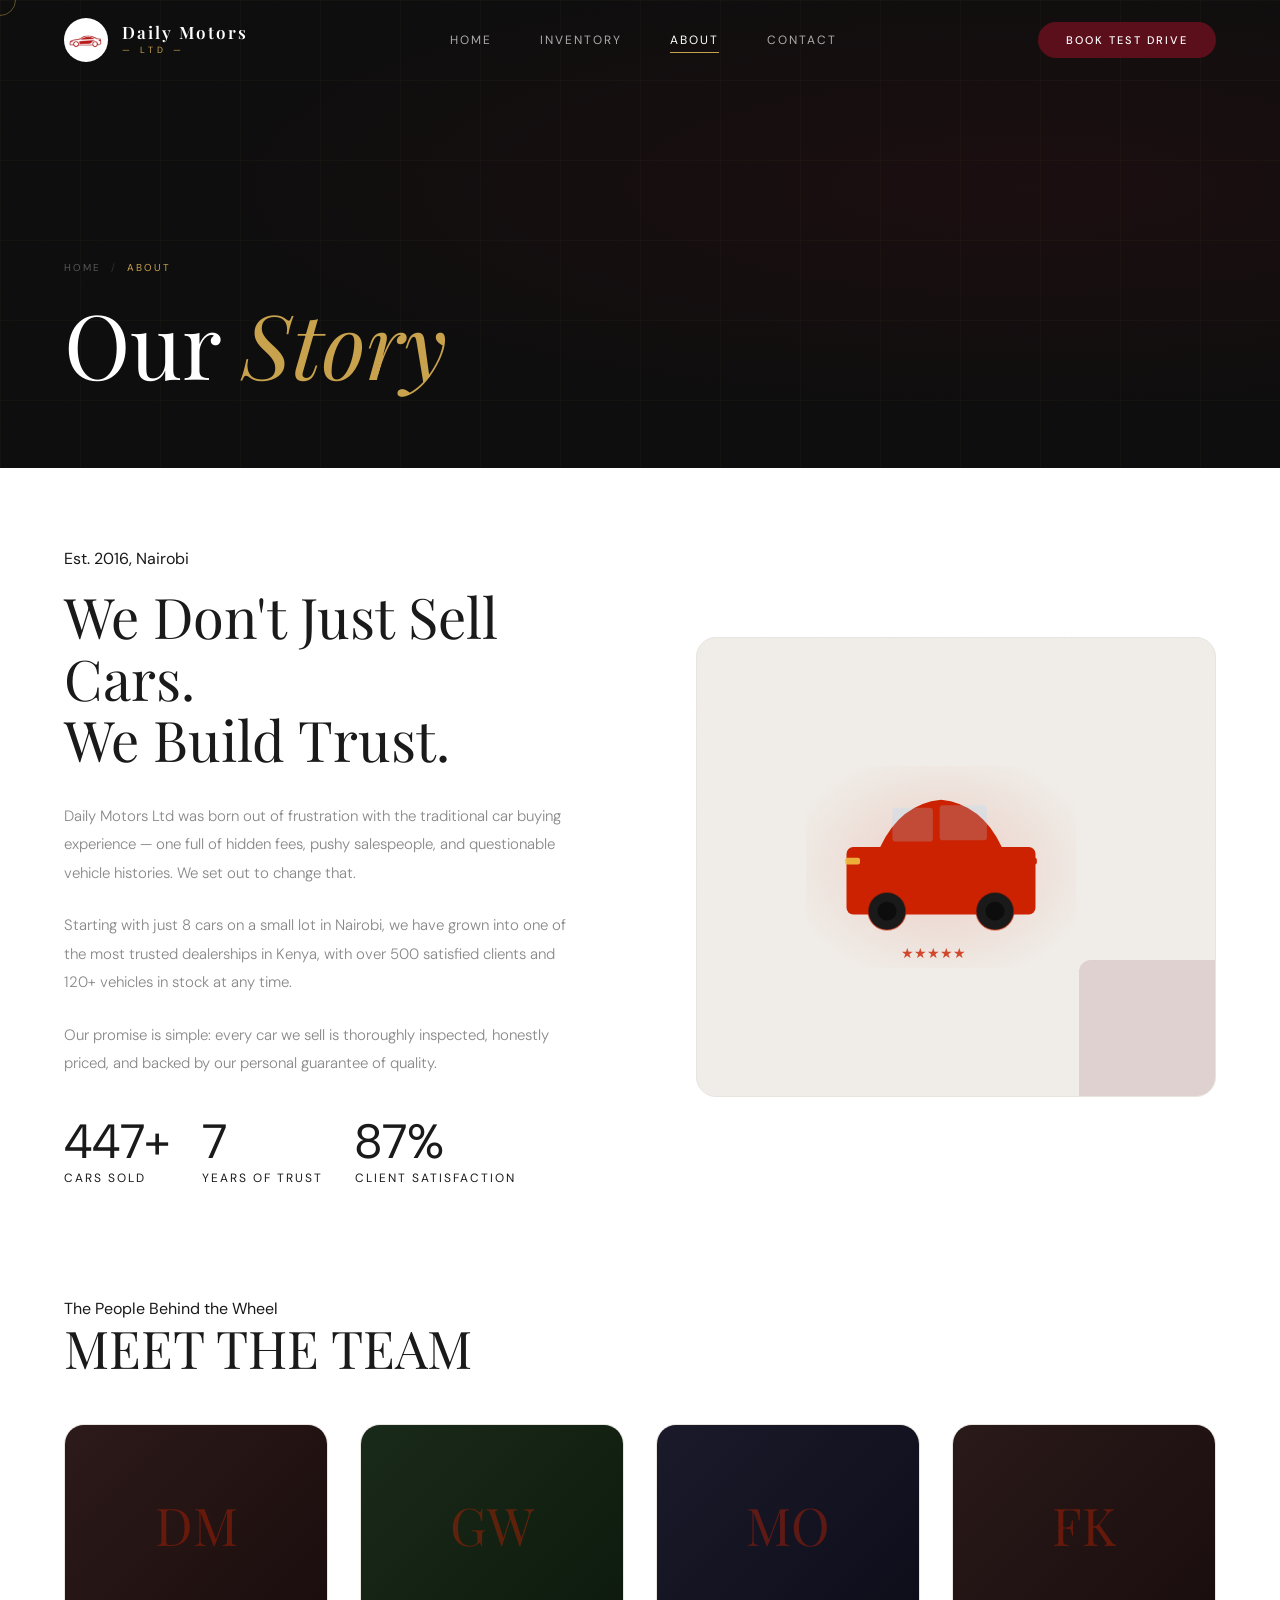
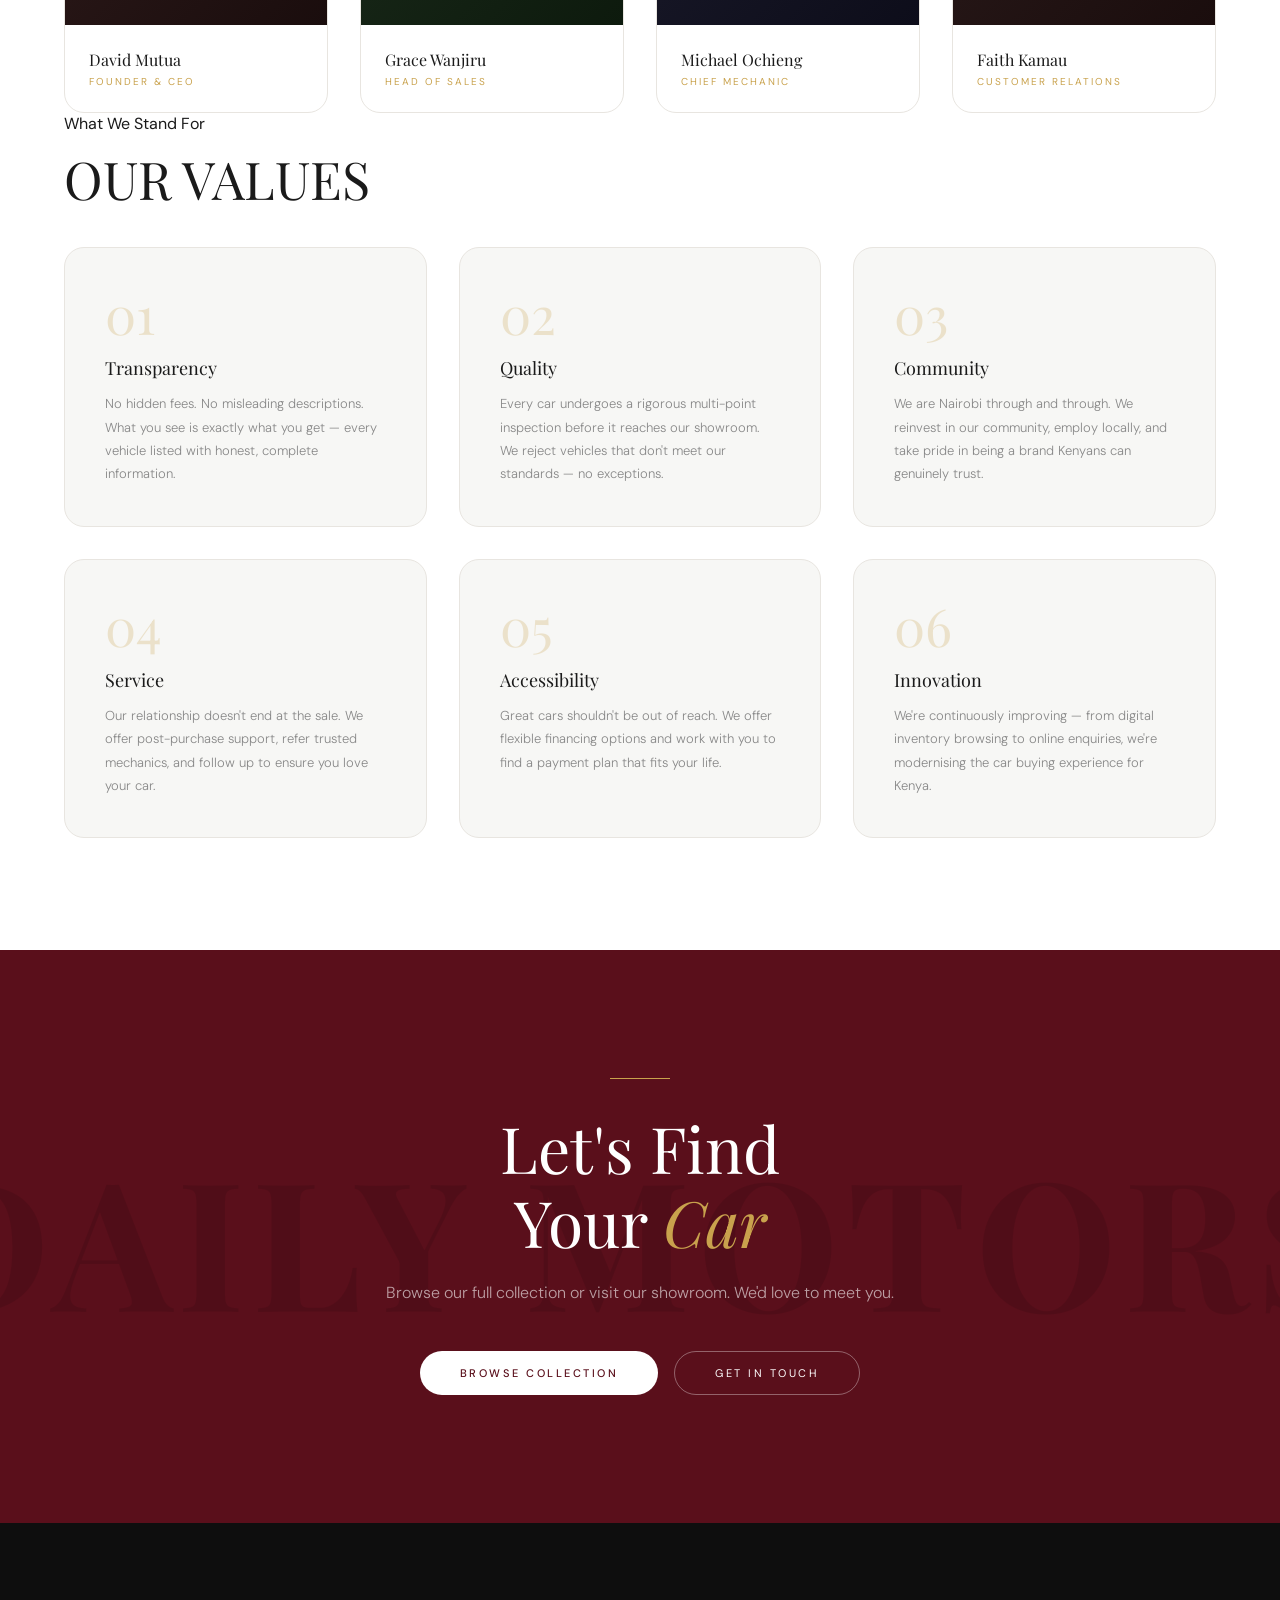
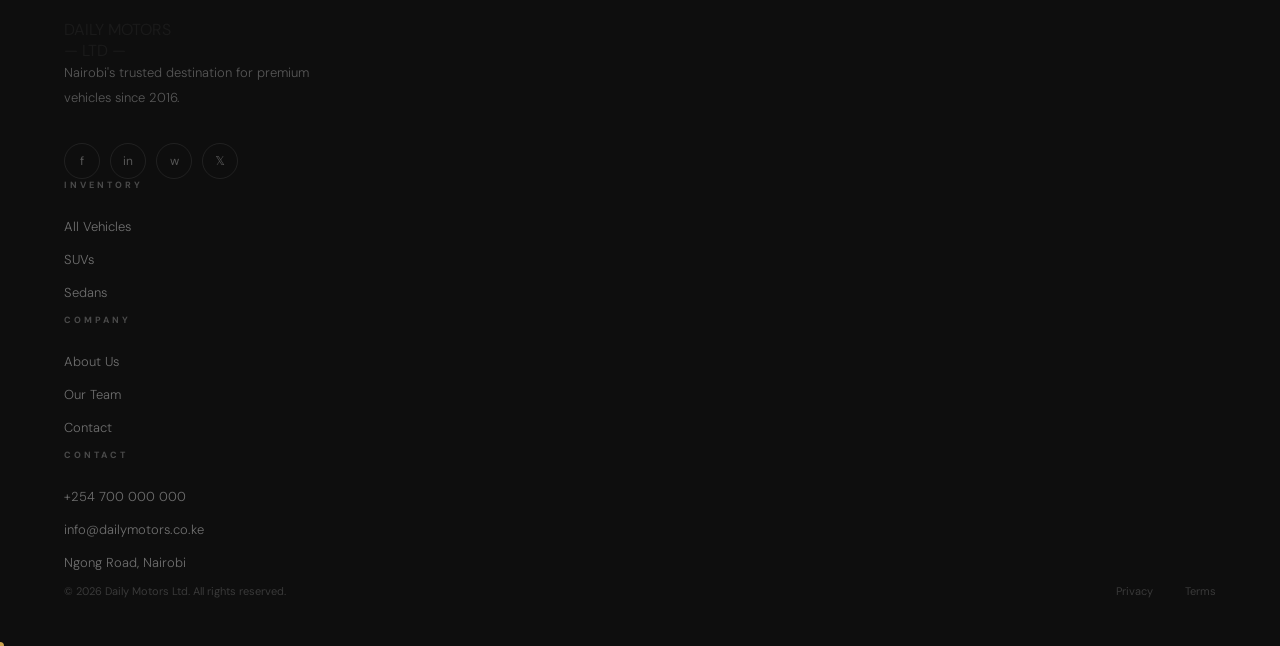
<file: daily-motors/about.html>
<!DOCTYPE html>
<html lang="en">
<head>
  <meta charset="UTF-8"/>
  <meta name="viewport" content="width=device-width, initial-scale=1.0"/>
  <title>About Us — Daily Motors Ltd</title>
  <link rel="stylesheet" href="css/style.css"/>
</head>
<body>

<nav class="navbar on-dark" id="navbar">
  <a href="index.html" class="nav-logo">
    <div class="nav-logo-icon">
      <img src="images/Logo.png" alt="Daily Motors logo" class="nav-logo-image" />
    </div>
    <div class="nav-logo-text">
      <div class="brand">Daily Motors</div>
      <div class="sub">— LTD —</div>
    </div>
  </a>
  <div class="nav-links">
    <a href="index.html">Home</a>
    <a href="inventory.html">Inventory</a>
    <a href="about.html" class="active">About</a>
    <a href="contact.html">Contact</a>
  </div>
  <a href="contact.html" class="nav-cta">Book Test Drive</a>
  <button class="hamburger" id="hamburger"><span></span><span></span><span></span></button>
</nav>
<div class="mobile-nav" id="mobileNav">
  <button class="mobile-close" id="mobileClose">×</button>
  <a href="index.html">Home</a>
  <a href="inventory.html">Inventory</a>
  <a href="about.html">About</a>
  <a href="contact.html">Contact</a>
</div>

<!-- PAGE HERO -->
<section class="page-hero">
  <div class="page-hero-bg"></div>
  <div class="page-hero-grid"></div>
  <div class="page-hero-content">
    <div class="breadcrumb">
      <a href="index.html">Home</a>
      <span>/</span>
      <span class="current">About</span>
    </div>
    <h1>Our <em>Story</em></h1>
  </div>
</section>

<!-- ABOUT SECTION -->
<section class="about-section">
  <!-- INTRO -->
  <div class="about-intro">
    <div class="about-intro-text reveal">
      <div class="section-eyebrow" style="margin-bottom:1rem;">
        <div class="eyebrow-line"></div>
        <span>Est. 2016, Nairobi</span>
      </div>
      <h2>We Don't Just Sell Cars.<br><span>We Build</span> Trust.</h2>
      <p>Daily Motors Ltd was born out of frustration with the traditional car buying experience — one full of hidden fees, pushy salespeople, and questionable vehicle histories. We set out to change that.</p>
      <p>Starting with just 8 cars on a small lot in Nairobi, we have grown into one of the most trusted dealerships in Kenya, with over 500 satisfied clients and 120+ vehicles in stock at any time.</p>
      <p>Our promise is simple: every car we sell is thoroughly inspected, honestly priced, and backed by our personal guarantee of quality.</p>
      <div style="display:flex; gap:2rem; margin-top:2.5rem; flex-wrap:wrap;">
        <div>
          <div style="font-family:var(--font-display); font-size:48px; color:var(--red); line-height:1;" data-count="500" data-suffix="+">0+</div>
          <div style="font-family:var(--font-cond); font-size:12px; letter-spacing:2px; color:var(--silver); text-transform:uppercase; margin-top:4px;">Cars Sold</div>
        </div>
        <div>
          <div style="font-family:var(--font-display); font-size:48px; color:var(--red); line-height:1;" data-count="8" data-suffix="">0</div>
          <div style="font-family:var(--font-cond); font-size:12px; letter-spacing:2px; color:var(--silver); text-transform:uppercase; margin-top:4px;">Years of Trust</div>
        </div>
        <div>
          <div style="font-family:var(--font-display); font-size:48px; color:var(--red); line-height:1;" data-count="98" data-suffix="%">0%</div>
          <div style="font-family:var(--font-cond); font-size:12px; letter-spacing:2px; color:var(--silver); text-transform:uppercase; margin-top:4px;">Client Satisfaction</div>
        </div>
      </div>
    </div>
    <div class="about-visual reveal reveal-delay-2">
      <div class="about-visual-box">
        <svg viewBox="0 0 400 300" fill="none" style="width:90%;">
          <defs>
            <radialGradient id="bg2" cx="50%" cy="50%" r="60%">
              <stop offset="0%" stop-color="#CC2200" stop-opacity="0.15"/>
              <stop offset="100%" stop-color="#CC2200" stop-opacity="0"/>
            </radialGradient>
          </defs>
          <rect width="400" height="300" fill="url(#bg2)"/>
          <!-- Grid lines -->
          <line x1="0" y1="60" x2="400" y2="60" stroke="rgba(255,255,255,0.03)" stroke-width="1"/>
          <line x1="0" y1="120" x2="400" y2="120" stroke="rgba(255,255,255,0.03)" stroke-width="1"/>
          <line x1="0" y1="180" x2="400" y2="180" stroke="rgba(255,255,255,0.03)" stroke-width="1"/>
          <line x1="0" y1="240" x2="400" y2="240" stroke="rgba(255,255,255,0.03)" stroke-width="1"/>
          <!-- Car -->
          <rect x="60" y="120" width="280" height="100" rx="10" fill="#CC2200"/>
          <path d="M110 120 Q140 56 200 50 Q260 56 290 120Z" fill="#CC2200"/>
          <rect x="128" y="62" width="60" height="50" rx="5" fill="rgba(160,220,255,0.22)"/>
          <rect x="198" y="58" width="70" height="52" rx="5" fill="rgba(160,220,255,0.22)"/>
          <circle cx="120" cy="215" r="28" fill="#1a1a1a" stroke="#CC2200" stroke-width="2" stroke-opacity="0.5"/>
          <circle cx="120" cy="215" r="14" fill="#0d0d0d"/>
          <circle cx="280" cy="215" r="28" fill="#1a1a1a" stroke="#CC2200" stroke-width="2" stroke-opacity="0.5"/>
          <circle cx="280" cy="215" r="14" fill="#0d0d0d"/>
          <rect x="58" y="136" width="22" height="10" rx="3" fill="#f0c040" opacity="0.9"/>
          <rect x="320" y="136" width="22" height="10" rx="3" fill="#CC2200"/>
          <!-- Stars -->
          <text x="140" y="285" font-family="serif" font-size="20" fill="#CC2200" opacity="0.8">★★★★★</text>
        </svg>
      </div>
      <div class="about-visual-accent"></div>
    </div>
  </div>

  <!-- TEAM -->
  <div class="team-section" id="team">
    <div class="section-eyebrow">
      <div class="eyebrow-line"></div>
      <span>The People Behind the Wheel</span>
    </div>
    <h2 class="section-title reveal" style="font-size:52px;">MEET THE <span class="outline">TEAM</span></h2>
    <div class="team-grid">
      <div class="team-card reveal reveal-delay-1">
        <div class="team-avatar" style="background:linear-gradient(135deg, #2d1a1a, #1a0d0d);">
          <span style="position:relative;z-index:1;color:rgba(204,34,0,0.4);">DM</span>
        </div>
        <div class="team-info">
          <div class="team-name">David Mutua</div>
          <div class="team-role">Founder & CEO</div>
        </div>
      </div>
      <div class="team-card reveal reveal-delay-2">
        <div class="team-avatar" style="background:linear-gradient(135deg, #1a2a1a, #0d1a0d);">
          <span style="position:relative;z-index:1;color:rgba(204,34,0,0.4);">GW</span>
        </div>
        <div class="team-info">
          <div class="team-name">Grace Wanjiru</div>
          <div class="team-role">Head of Sales</div>
        </div>
      </div>
      <div class="team-card reveal reveal-delay-3">
        <div class="team-avatar" style="background:linear-gradient(135deg, #1a1a2a, #0d0d1a);">
          <span style="position:relative;z-index:1;color:rgba(204,34,0,0.4);">MO</span>
        </div>
        <div class="team-info">
          <div class="team-name">Michael Ochieng</div>
          <div class="team-role">Chief Mechanic</div>
        </div>
      </div>
      <div class="team-card reveal reveal-delay-4">
        <div class="team-avatar" style="background:linear-gradient(135deg, #2a1a1a, #1a0d0d);">
          <span style="position:relative;z-index:1;color:rgba(204,34,0,0.4);">FK</span>
        </div>
        <div class="team-info">
          <div class="team-name">Faith Kamau</div>
          <div class="team-role">Customer Relations</div>
        </div>
      </div>
    </div>
  </div>

  <!-- VALUES -->
  <div>
    <div class="section-eyebrow" style="margin-bottom:1rem;">
      <div class="eyebrow-line"></div>
      <span>What We Stand For</span>
    </div>
    <h2 class="section-title reveal" style="font-size:52px; margin-bottom:2.5rem;">OUR <span class="outline">VALUES</span></h2>
    <div class="values-grid">
      <div class="value-card reveal reveal-delay-1">
        <div class="value-num">01</div>
        <div class="value-title">Transparency</div>
        <div class="value-text">No hidden fees. No misleading descriptions. What you see is exactly what you get — every vehicle listed with honest, complete information.</div>
      </div>
      <div class="value-card reveal reveal-delay-2">
        <div class="value-num">02</div>
        <div class="value-title">Quality</div>
        <div class="value-text">Every car undergoes a rigorous multi-point inspection before it reaches our showroom. We reject vehicles that don't meet our standards — no exceptions.</div>
      </div>
      <div class="value-card reveal reveal-delay-3">
        <div class="value-num">03</div>
        <div class="value-title">Community</div>
        <div class="value-text">We are Nairobi through and through. We reinvest in our community, employ locally, and take pride in being a brand Kenyans can genuinely trust.</div>
      </div>
      <div class="value-card reveal reveal-delay-1">
        <div class="value-num">04</div>
        <div class="value-title">Service</div>
        <div class="value-text">Our relationship doesn't end at the sale. We offer post-purchase support, refer trusted mechanics, and follow up to ensure you love your car.</div>
      </div>
      <div class="value-card reveal reveal-delay-2">
        <div class="value-num">05</div>
        <div class="value-title">Accessibility</div>
        <div class="value-text">Great cars shouldn't be out of reach. We offer flexible financing options and work with you to find a payment plan that fits your life.</div>
      </div>
      <div class="value-card reveal reveal-delay-3">
        <div class="value-num">06</div>
        <div class="value-title">Innovation</div>
        <div class="value-text">We're continuously improving — from digital inventory browsing to online enquiries, we're modernising the car buying experience for Kenya.</div>
      </div>
    </div>
  </div>
</section>

<!-- CTA -->
<section class="cta-section">
  <div class="gold-rule"></div>
  <h2>Let's Find<br>Your <em>Car</em></h2>
  <p>Browse our full collection or visit our showroom. We'd love to meet you.</p>
  <div class="cta-btns">
    <a href="inventory.html" class="btn-cta-white">Browse Collection</a>
    <a href="contact.html" class="btn-cta-outline">Get In Touch</a>
  </div>
</section>

<footer>
  <div class="footer-grid">
    <div class="footer-brand">
      <div class="logo-text">DAILY MOTORS</div>
      <div class="logo-sub">— LTD —</div>
      <p>Nairobi's trusted destination for premium vehicles since 2016.</p>
      <div class="social-links">
        <a href="#" class="social-link">f</a>
        <a href="#" class="social-link">in</a>
        <a href="#" class="social-link">w</a>
        <a href="#" class="social-link">𝕏</a>
      </div>
    </div>
    <div class="footer-col"><h4>Inventory</h4><ul>
      <li><a href="inventory.html">All Vehicles</a></li>
      <li><a href="inventory.html">SUVs</a></li>
      <li><a href="inventory.html">Sedans</a></li>
    </ul></div>
    <div class="footer-col"><h4>Company</h4><ul>
      <li><a href="about.html">About Us</a></li>
      <li><a href="about.html#team">Our Team</a></li>
      <li><a href="contact.html">Contact</a></li>
    </ul></div>
    <div class="footer-col"><h4>Contact</h4><ul>
      <li><a href="tel:+254700000000">+254 700 000 000</a></li>
      <li><a href="mailto:info@dailymotors.co.ke">info@dailymotors.co.ke</a></li>
      <li><a>Ngong Road, Nairobi</a></li>
    </ul></div>
  </div>
  <div class="footer-bottom">
    <p>© 2026 Daily Motors Ltd. All rights reserved.</p>
    <div class="footer-bottom-links"><a href="#">Privacy</a><a href="#">Terms</a></div>
  </div>
</footer>

<script src="js/main.js"></script>
</body>
</html>
</file>
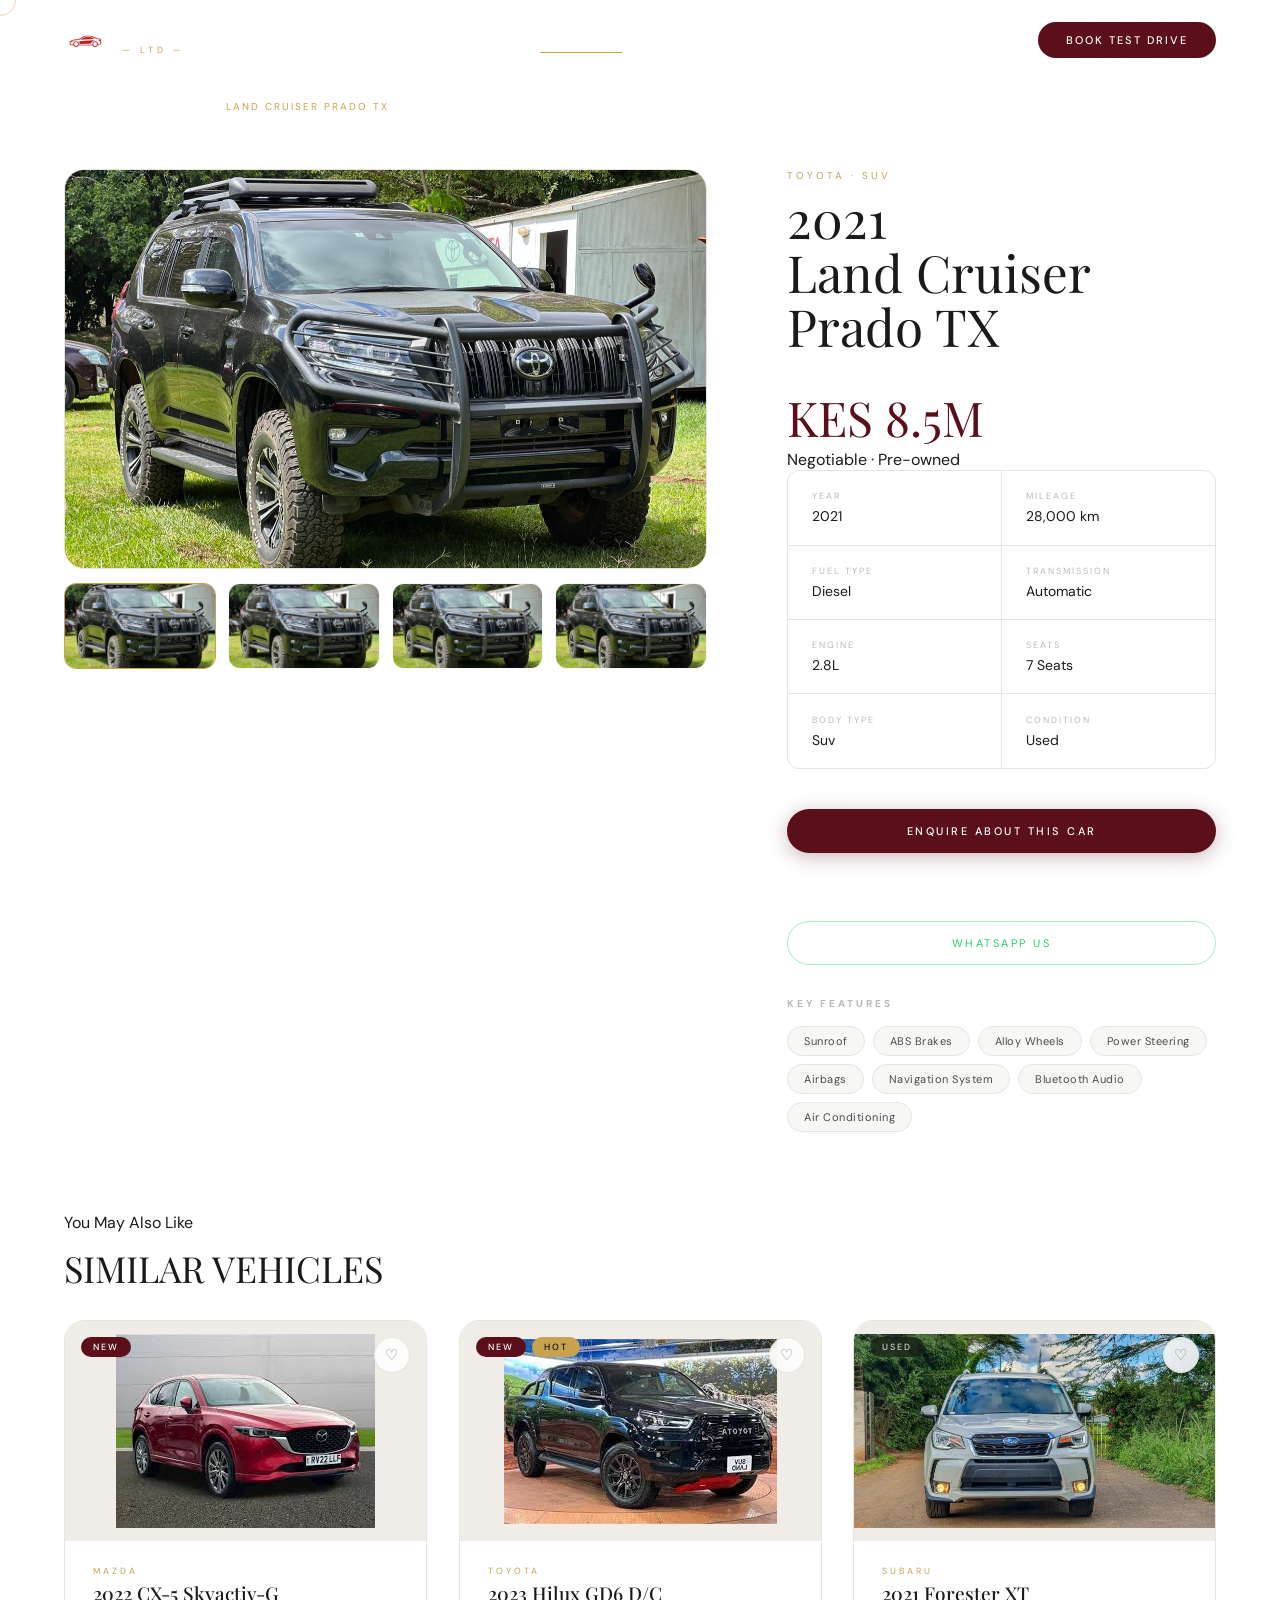
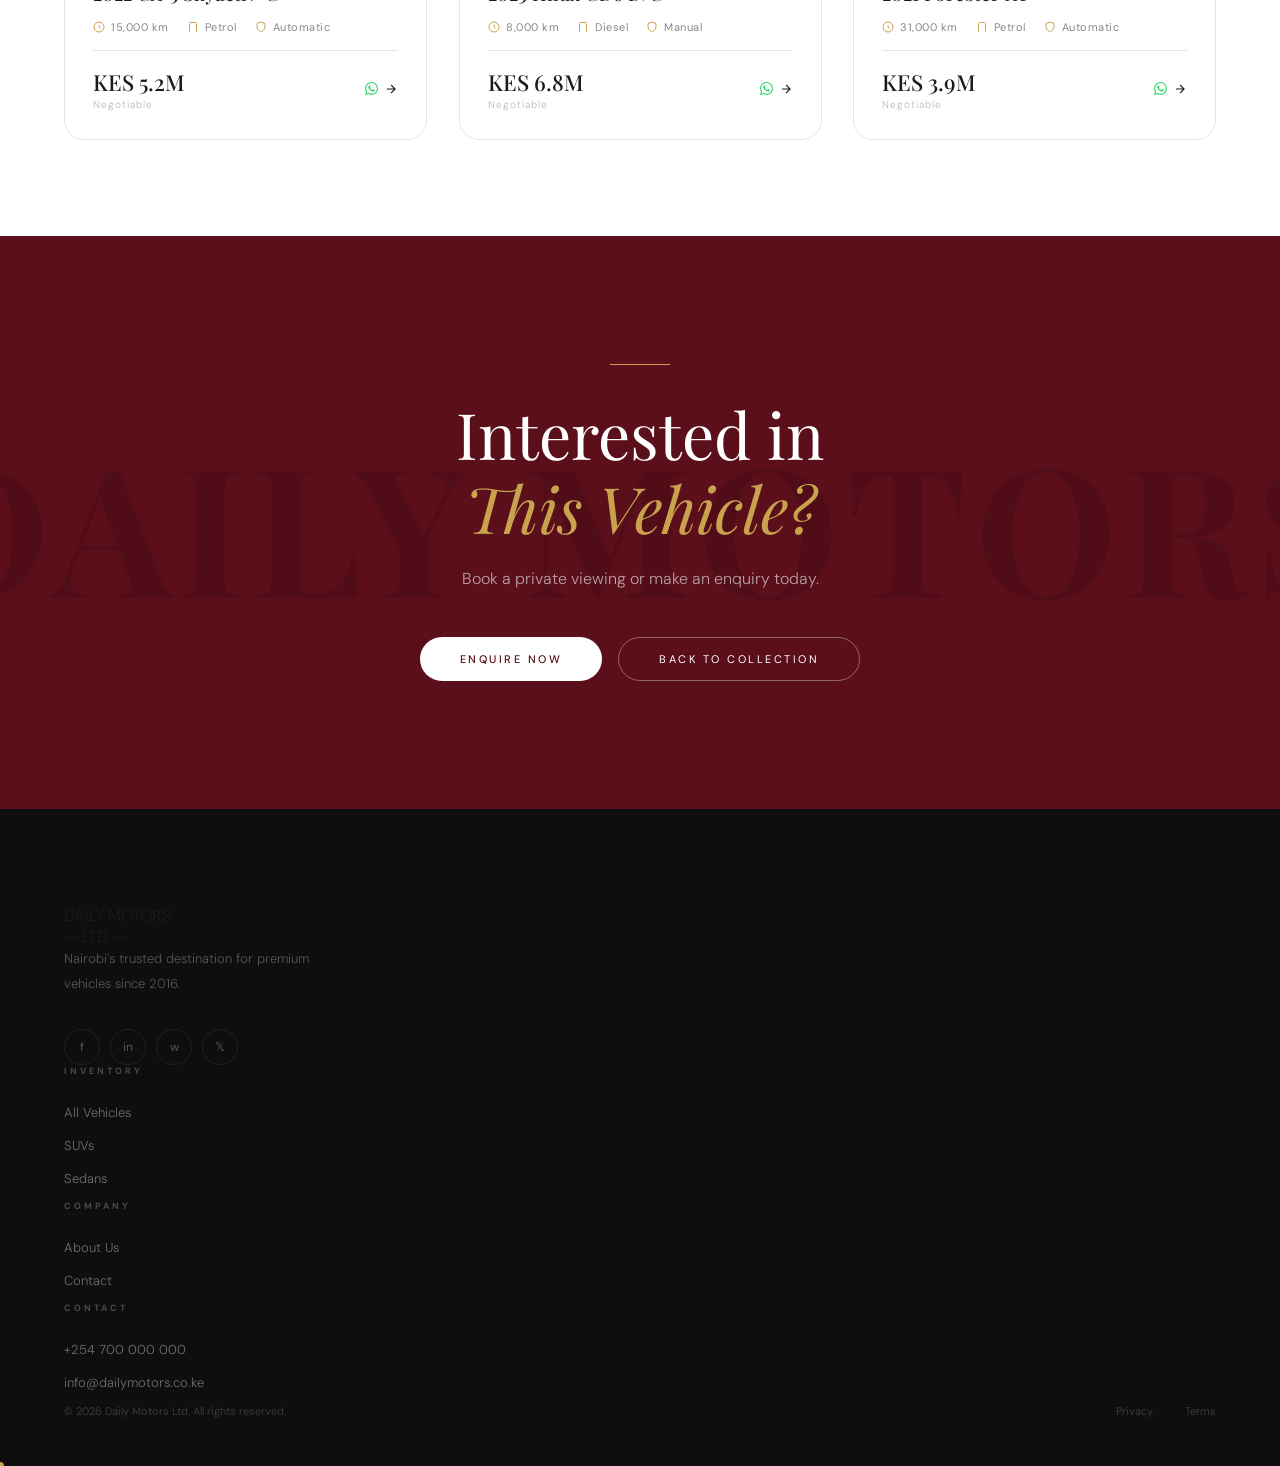
<file: daily-motors/car-detail.html>
<!DOCTYPE html>
<html lang="en">
<head>
  <meta charset="UTF-8"/>
  <meta name="viewport" content="width=device-width, initial-scale=1.0"/>
  <title>Vehicle Details — Daily Motors Ltd</title>
  <link rel="stylesheet" href="css/style.css"/>
</head>
<body>

<nav class="navbar on-dark" id="navbar">
  <a href="index.html" class="nav-logo">
    <div class="nav-logo-icon">
      <img src="images/Logo.png" alt="Daily Motors logo" class="nav-logo-image" />
    </div>
    <div class="nav-logo-text">
      <div class="brand">Daily Motors</div>
      <div class="sub">— LTD —</div>
    </div>
  </a>
  <div class="nav-links">
    <a href="index.html">Home</a>
    <a href="inventory.html" class="active">Inventory</a>
    <a href="about.html">About</a>
    <a href="contact.html">Contact</a>
  </div>
  <a href="contact.html" class="nav-cta">Book Test Drive</a>
  <button class="hamburger" id="hamburger"><span></span><span></span><span></span></button>
</nav>
<div class="mobile-nav" id="mobileNav">
  <button class="mobile-close" id="mobileClose">×</button>
  <a href="index.html">Home</a>
  <a href="inventory.html">Inventory</a>
  <a href="about.html">About</a>
  <a href="contact.html">Contact</a>
</div>

<section class="car-detail-section" style="padding-top: 100px;">
  <div style="padding: 0 0 2rem;">
    <div class="breadcrumb">
      <a href="index.html">Home</a>
      <span>/</span>
      <a href="inventory.html">Inventory</a>
      <span>/</span>
      <span class="current" id="breadcrumbName">Vehicle</span>
    </div>
  </div>

  <div class="car-detail-layout" id="carDetailLayout">
    <!-- Loaded by JS -->
  </div>

  <!-- Related Cars -->
  <div style="margin-top: 5rem;">
    <div class="section-eyebrow" style="margin-bottom:1rem;">
      <div class="eyebrow-line"></div>
      <span>You May Also Like</span>
    </div>
    <h2 class="section-title" style="font-size:36px; margin-bottom:2rem;">SIMILAR <span class="outline">VEHICLES</span></h2>
    <div class="cars-grid" id="relatedGrid" style="grid-template-columns: repeat(3,1fr);"></div>
  </div>
</section>

<!-- CTA -->
<section class="cta-section">
  <div class="gold-rule"></div>
  <h2>Interested in<br><em>This Vehicle?</em></h2>
  <p>Book a private viewing or make an enquiry today.</p>
  <div class="cta-btns">
    <button class="btn-cta-white" data-modal="enquiry">Enquire Now</button>
    <a href="inventory.html" class="btn-cta-outline">Back to Collection</a>
  </div>
</section>

<footer>
  <div class="footer-grid">
    <div class="footer-brand">
      <div class="logo-text">DAILY MOTORS</div>
      <div class="logo-sub">— LTD —</div>
      <p>Nairobi's trusted destination for premium vehicles since 2016.</p>
      <div class="social-links">
        <a href="#" class="social-link">f</a>
        <a href="#" class="social-link">in</a>
        <a href="#" class="social-link">w</a>
        <a href="#" class="social-link">𝕏</a>
      </div>
    </div>
    <div class="footer-col"><h4>Inventory</h4><ul>
      <li><a href="inventory.html">All Vehicles</a></li>
      <li><a href="inventory.html">SUVs</a></li>
      <li><a href="inventory.html">Sedans</a></li>
    </ul></div>
    <div class="footer-col"><h4>Company</h4><ul>
      <li><a href="about.html">About Us</a></li>
      <li><a href="contact.html">Contact</a></li>
    </ul></div>
    <div class="footer-col"><h4>Contact</h4><ul>
      <li><a href="tel:+254700000000">+254 700 000 000</a></li>
      <li><a href="mailto:info@dailymotors.co.ke">info@dailymotors.co.ke</a></li>
    </ul></div>
  </div>
  <div class="footer-bottom">
    <p>© 2026 Daily Motors Ltd. All rights reserved.</p>
    <div class="footer-bottom-links"><a href="#">Privacy</a><a href="#">Terms</a></div>
  </div>
</footer>

<!-- MODAL -->
<div class="modal-overlay" id="enquiryModal">
  <div class="modal">
    <button class="modal-close" onclick="document.getElementById('enquiryModal').classList.remove('open')">×</button>
    <h2>Enquire About<br>This Vehicle</h2>
    <p>We'll contact you within 24 hours.</p>
    <form>
      <div class="form-row">
        <div class="form-group"><label>Name</label><input type="text" placeholder="Your name" required/></div>
        <div class="form-group"><label>Phone</label><input type="tel" placeholder="+254 7XX XXX XXX" required/></div>
      </div>
      <div class="form-group"><label>Message</label><textarea placeholder="I'm interested in this vehicle..."></textarea></div>
      <button type="submit" class="btn-primary form-submit">Send Enquiry</button>
    </form>
  </div>
</div>

<script src="js/main.js"></script>
<script>
const features = [
  'Air Conditioning', 'Power Steering', 'ABS Brakes', 'Airbags',
  'Bluetooth Audio', 'Backup Camera', 'Cruise Control', 'Alloy Wheels',
  'Keyless Entry', 'Push Start', 'Navigation System', 'Sunroof'
];

function largeCarSVG(color) {
  return `
    <svg viewBox="0 0 600 260" fill="none" xmlns="http://www.w3.org/2000/svg" style="width:100%;height:100%;">
      <defs>
        <radialGradient id="groundGlowD" cx="50%" cy="100%" r="50%">
          <stop offset="0%" stop-color="${color}" stop-opacity="0.25"/>
          <stop offset="100%" stop-color="${color}" stop-opacity="0"/>
        </radialGradient>
      </defs>
      <ellipse cx="300" cy="235" rx="270" ry="20" fill="url(#groundGlowD)"/>
      <ellipse cx="300" cy="232" rx="220" ry="12" fill="rgba(0,0,0,0.4)"/>
      <rect x="60" y="128" width="480" height="90" rx="14" fill="${color}"/>
      <path d="M145 128 Q180 58 260 50 Q340 44 390 52 Q440 60 455 128Z" fill="${color}"/>
      <path d="M149 128 Q182 63 260 56 Q338 50 386 57 Q434 65 451 128Z" fill="rgba(0,0,0,0.1)"/>
      <rect x="168" y="66" width="86" height="54" rx="6" fill="rgba(160,220,255,0.28)" stroke="rgba(255,255,255,0.12)" stroke-width="1"/>
      <rect x="264" y="60" width="110" height="58" rx="6" fill="rgba(160,220,255,0.28)" stroke="rgba(255,255,255,0.12)" stroke-width="1"/>
      <line x1="257" y1="66" x2="257" y2="122" stroke="rgba(255,255,255,0.15)" stroke-width="2"/>
      <line x1="378" y1="128" x2="378" y2="218" stroke="rgba(0,0,0,0.2)" stroke-width="1.5"/>
      <line x1="254" y1="128" x2="254" y2="218" stroke="rgba(0,0,0,0.2)" stroke-width="1.5"/>
      <rect x="270" y="170" width="26" height="7" rx="3.5" fill="rgba(255,255,255,0.18)"/>
      <rect x="392" y="170" width="26" height="7" rx="3.5" fill="rgba(255,255,255,0.18)"/>
      <circle cx="164" cy="214" r="40" fill="#0d0d0d" stroke="#2a2a2a" stroke-width="2"/>
      <circle cx="164" cy="214" r="28" fill="#1a1a1a"/>
      <circle cx="164" cy="214" r="16" fill="#0d0d0d" stroke="rgba(204,34,0,0.5)" stroke-width="2"/>
      <circle cx="164" cy="214" r="4" fill="${color}"/>
      <line x1="164" y1="198" x2="164" y2="206" stroke="rgba(255,255,255,0.35)" stroke-width="2"/>
      <line x1="164" y1="222" x2="164" y2="230" stroke="rgba(255,255,255,0.35)" stroke-width="2"/>
      <line x1="148" y1="214" x2="156" y2="214" stroke="rgba(255,255,255,0.35)" stroke-width="2"/>
      <line x1="172" y1="214" x2="180" y2="214" stroke="rgba(255,255,255,0.35)" stroke-width="2"/>
      <circle cx="436" cy="214" r="40" fill="#0d0d0d" stroke="#2a2a2a" stroke-width="2"/>
      <circle cx="436" cy="214" r="28" fill="#1a1a1a"/>
      <circle cx="436" cy="214" r="16" fill="#0d0d0d" stroke="rgba(204,34,0,0.5)" stroke-width="2"/>
      <circle cx="436" cy="214" r="4" fill="${color}"/>
      <line x1="436" y1="198" x2="436" y2="206" stroke="rgba(255,255,255,0.35)" stroke-width="2"/>
      <line x1="436" y1="222" x2="436" y2="230" stroke="rgba(255,255,255,0.35)" stroke-width="2"/>
      <line x1="420" y1="214" x2="428" y2="214" stroke="rgba(255,255,255,0.35)" stroke-width="2"/>
      <line x1="444" y1="214" x2="452" y2="214" stroke="rgba(255,255,255,0.35)" stroke-width="2"/>
      <rect x="58" y="142" width="36" height="14" rx="4" fill="#f0c040" opacity="0.95"/>
      <rect x="62" y="145" width="28" height="8" rx="2" fill="#fff8c0"/>
      <rect x="506" y="142" width="36" height="14" rx="4" fill="#CC2200" opacity="0.9"/>
      <rect x="510" y="145" width="28" height="8" rx="2" fill="#ff4422" opacity="0.6"/>
      <rect x="60" y="160" width="24" height="34" rx="4" fill="#0d0d0d" stroke="rgba(255,255,255,0.08)" stroke-width="1"/>
      <line x1="60" y1="170" x2="84" y2="170" stroke="rgba(255,255,255,0.08)" stroke-width="1"/>
      <line x1="60" y1="180" x2="84" y2="180" stroke="rgba(255,255,255,0.08)" stroke-width="1"/>
      <line x1="60" y1="190" x2="84" y2="190" stroke="rgba(255,255,255,0.08)" stroke-width="1"/>
      <rect x="60" y="185" width="480" height="2.5" rx="1.25" fill="rgba(255,255,255,0.06)"/>
    </svg>`;
}

function loadCarDetail() {
  const params = new URLSearchParams(window.location.search);
  const id = parseInt(params.get('id')) || 1;
  const car = carsData.find(c => c.id === id) || carsData[0];

  document.title = `${car.year} ${car.make} ${car.model} — Daily Motors Ltd`;
  document.getElementById('breadcrumbName').textContent = car.model;

  const shuffled = [...features].sort(() => 0.5 - Math.random()).slice(0, 8);

  document.getElementById('carDetailLayout').innerHTML = `
    <div class="car-gallery">
      <div class="gallery-main">${car.image ? `<img src="images/${car.image}" alt="${car.year} ${car.make} ${car.model}" class="gallery-main-img" />` : largeCarSVG(car.color)}</div>
      <div class="gallery-thumbs">
        ${[0,1,2,3].map((i) => `
          <div class="gallery-thumb ${i===0?'active':''}" onclick="document.querySelectorAll('.gallery-thumb').forEach(t=>t.classList.remove('active'));this.classList.add('active')">
            ${car.image ? `<img src="images/${car.image}" alt="${car.year} ${car.make} ${car.model}" class="gallery-thumb-img" />` : `<svg viewBox="0 0 90 45" fill="none" style="width:80%;height:80%;">
              <rect x="8" y="18" width="74" height="22" rx="4" fill="${[car.color, 'rgba(255,255,255,0.05)', 'rgba(255,255,255,0.03)', 'rgba(255,255,255,0.07)'][i]}"/>
              <path d="M18 18 Q26 6 45 5 Q64 6 72 18Z" fill="${[car.color, 'rgba(255,255,255,0.05)', 'rgba(255,255,255,0.03)', 'rgba(255,255,255,0.07)'][i]}"/>
              <circle cx="22" cy="38" r="7" fill="#1a1a1a"/>
              <circle cx="68" cy="38" r="7" fill="#1a1a1a"/>
            </svg>`}
          </div>`).join('')}
      </div>
    </div>
    <div class="car-detail-info">
      <div class="detail-make">${car.make} · ${car.type.toUpperCase()}</div>
      <div class="detail-name">${car.year}<br>${car.model}</div>
      <div class="detail-price-wrap">
        <div class="detail-price">${formatKES(car.price)}</div>
        <div class="detail-price-sub">Negotiable · <span style="color:var(--red)">${car.condition === 'new' ? 'Brand New' : 'Pre-owned'}</span></div>
      </div>
      <div class="detail-specs-grid">
        <div class="detail-spec"><div class="detail-spec-label">Year</div><div class="detail-spec-val">${car.year}</div></div>
        <div class="detail-spec"><div class="detail-spec-label">Mileage</div><div class="detail-spec-val">${car.mileage.toLocaleString()} km</div></div>
        <div class="detail-spec"><div class="detail-spec-label">Fuel Type</div><div class="detail-spec-val">${car.fuel}</div></div>
        <div class="detail-spec"><div class="detail-spec-label">Transmission</div><div class="detail-spec-val">${car.transmission}</div></div>
        <div class="detail-spec"><div class="detail-spec-label">Engine</div><div class="detail-spec-val">${car.engine}</div></div>
        <div class="detail-spec"><div class="detail-spec-label">Seats</div><div class="detail-spec-val">${car.seats} Seats</div></div>
        <div class="detail-spec"><div class="detail-spec-label">Body Type</div><div class="detail-spec-val">${car.type.charAt(0).toUpperCase()+car.type.slice(1)}</div></div>
        <div class="detail-spec"><div class="detail-spec-label">Condition</div><div class="detail-spec-val" style="color:var(--red)">${car.condition === 'new' ? 'Brand New' : 'Used'}</div></div>
      </div>
      <div class="detail-btns">
        <button class="btn-primary" data-modal="enquiry" style="text-align:center;">Enquire About This Car</button>
        <a href="contact.html" class="btn-secondary" style="text-align:center;">Book a Test Drive</a>
        <a href="https://wa.me/254700000000?text=Hi, I'm interested in the ${encodeURIComponent(car.year + ' ' + car.make + ' ' + car.model)}" class="btn-secondary" style="text-align:center;border-color:rgba(37,211,102,0.4);color:#25D366;" target="_blank">
          WhatsApp Us
        </a>
      </div>
      <div class="detail-features">
        <h3>Key Features</h3>
        <div class="features-list">
          ${shuffled.map(f => `<span class="feature-tag">${f}</span>`).join('')}
        </div>
      </div>
    </div>`;

  // Related cars
  const related = carsData.filter(c => c.id !== car.id && (c.type === car.type || Math.abs(c.price - car.price) < 2000000)).slice(0, 3);
  document.getElementById('relatedGrid').innerHTML = related.map(c => renderCarCard(c, 'car-detail.html')).join('');

  setTimeout(() => { initReveal(); initModal(); }, 100);
}

loadCarDetail();
</script>
</body>
</html>
</file>
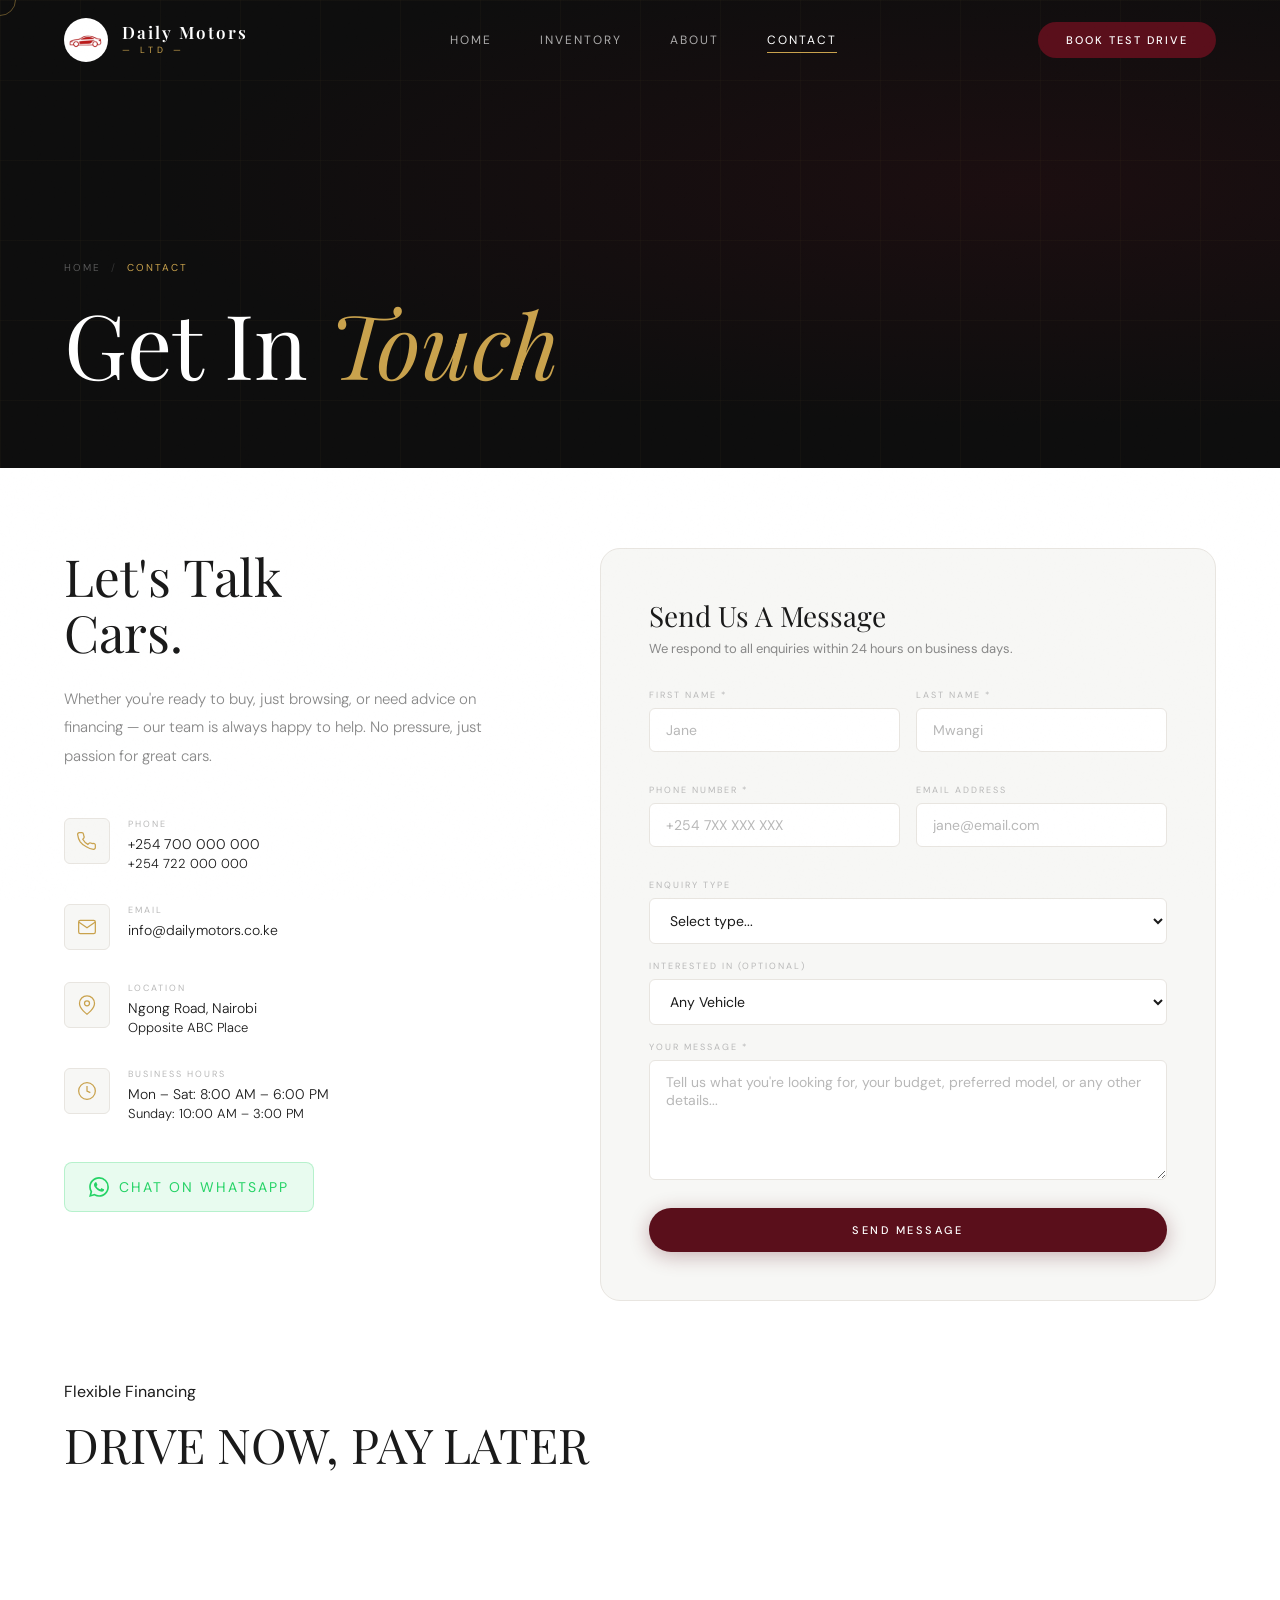
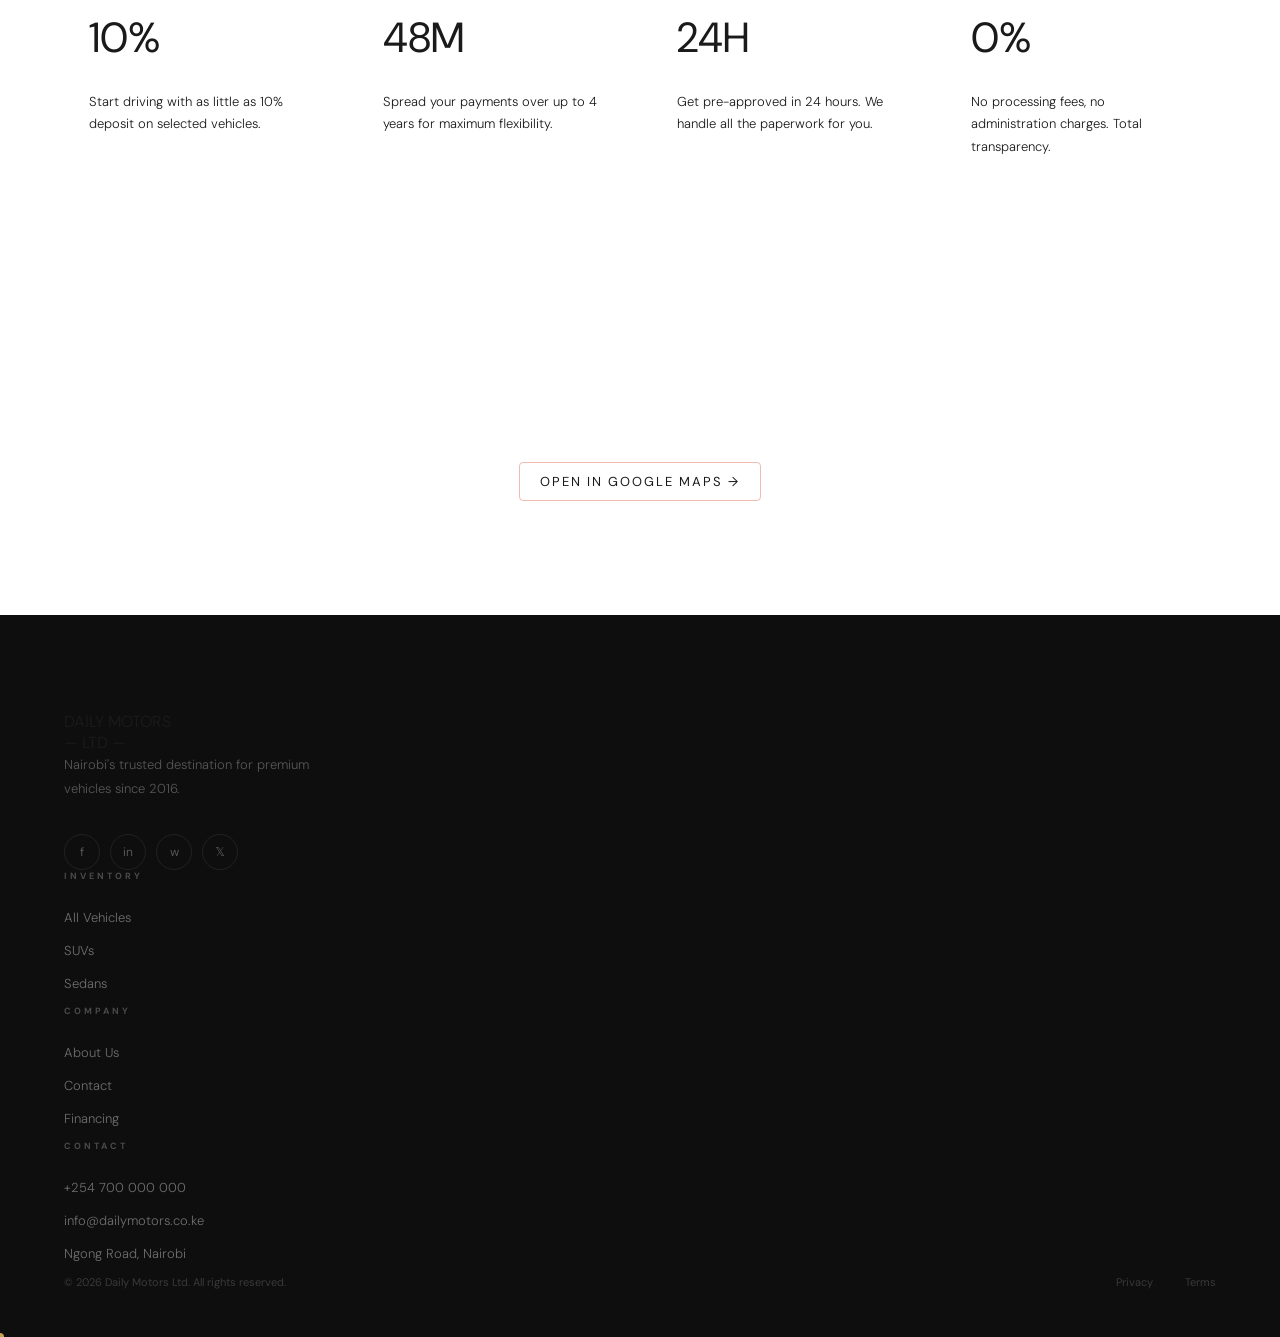
<file: daily-motors/contact.html>
<!DOCTYPE html>
<html lang="en">
<head>
  <meta charset="UTF-8"/>
  <meta name="viewport" content="width=device-width, initial-scale=1.0"/>
  <title>Contact Us — Daily Motors Ltd</title>
  <link rel="stylesheet" href="css/style.css"/>
</head>
<body>

<nav class="navbar on-dark" id="navbar">
  <a href="index.html" class="nav-logo">
    <div class="nav-logo-icon">
      <img src="images/Logo.png" alt="Daily Motors logo" class="nav-logo-image" />
    </div>
    <div class="nav-logo-text">
      <div class="brand">Daily Motors</div>
      <div class="sub">— LTD —</div>
    </div>
  </a>
  <div class="nav-links">
    <a href="index.html">Home</a>
    <a href="inventory.html">Inventory</a>
    <a href="about.html">About</a>
    <a href="contact.html" class="active">Contact</a>
  </div>
  <a href="contact.html" class="nav-cta">Book Test Drive</a>
  <button class="hamburger" id="hamburger"><span></span><span></span><span></span></button>
</nav>
<div class="mobile-nav" id="mobileNav">
  <button class="mobile-close" id="mobileClose">×</button>
  <a href="index.html">Home</a>
  <a href="inventory.html">Inventory</a>
  <a href="about.html">About</a>
  <a href="contact.html">Contact</a>
</div>

<!-- PAGE HERO -->
<section class="page-hero">
  <div class="page-hero-bg"></div>
  <div class="page-hero-grid"></div>
  <div class="page-hero-content">
    <div class="breadcrumb">
      <a href="index.html">Home</a>
      <span>/</span>
      <span class="current">Contact</span>
    </div>
    <h1>Get In <em>Touch</em></h1>
  </div>
</section>

<!-- CONTACT SECTION -->
<section class="contact-section">
  <div class="contact-layout">
    <!-- Info -->
    <div class="contact-info reveal">
      <h2>Let's Talk<br><span style="color:var(--red)">Cars.</span></h2>
      <p>Whether you're ready to buy, just browsing, or need advice on financing — our team is always happy to help. No pressure, just passion for great cars.</p>

      <div class="contact-items">
        <div class="contact-item">
          <div class="contact-icon">
            <svg width="20" height="20" fill="none" viewBox="0 0 24 24" stroke="currentColor" stroke-width="1.5">
              <path d="M22 16.92v3a2 2 0 01-2.18 2 19.79 19.79 0 01-8.63-3.07A19.5 19.5 0 013.86 13a19.79 19.79 0 01-3.07-8.67A2 2 0 012.77 2h3a2 2 0 012 1.72c.127.96.361 1.903.7 2.81a2 2 0 01-.45 2.11L6.91 9.91a16 16 0 006.16 6.16l1.22-1.22a2 2 0 012.11-.45c.907.339 1.85.573 2.81.7A2 2 0 0122 16.92z"/>
            </svg>
          </div>
          <div>
            <div class="contact-item-label">Phone</div>
            <div class="contact-item-val">+254 700 000 000</div>
            <div class="contact-item-val" style="font-size:13px; color:var(--silver); margin-top:2px;">+254 722 000 000</div>
          </div>
        </div>

        <div class="contact-item">
          <div class="contact-icon">
            <svg width="20" height="20" fill="none" viewBox="0 0 24 24" stroke="currentColor" stroke-width="1.5">
              <path d="M4 4h16c1.1 0 2 .9 2 2v12c0 1.1-.9 2-2 2H4c-1.1 0-2-.9-2-2V6c0-1.1.9-2 2-2z"/><polyline points="22,6 12,13 2,6"/>
            </svg>
          </div>
          <div>
            <div class="contact-item-label">Email</div>
            <div class="contact-item-val">info@dailymotors.co.ke</div>
          </div>
        </div>

        <div class="contact-item">
          <div class="contact-icon">
            <svg width="20" height="20" fill="none" viewBox="0 0 24 24" stroke="currentColor" stroke-width="1.5">
              <path d="M21 10c0 7-9 13-9 13s-9-6-9-13a9 9 0 0118 0z"/><circle cx="12" cy="10" r="3"/>
            </svg>
          </div>
          <div>
            <div class="contact-item-label">Location</div>
            <div class="contact-item-val">Ngong Road, Nairobi</div>
            <div class="contact-item-val" style="font-size:13px; color:var(--silver); margin-top:2px;">Opposite ABC Place</div>
          </div>
        </div>

        <div class="contact-item">
          <div class="contact-icon">
            <svg width="20" height="20" fill="none" viewBox="0 0 24 24" stroke="currentColor" stroke-width="1.5">
              <circle cx="12" cy="12" r="10"/><polyline points="12,6 12,12 16,14"/>
            </svg>
          </div>
          <div>
            <div class="contact-item-label">Business Hours</div>
            <div class="contact-item-val">Mon – Sat: 8:00 AM – 6:00 PM</div>
            <div class="contact-item-val" style="font-size:13px; color:var(--silver); margin-top:2px;">Sunday: 10:00 AM – 3:00 PM</div>
          </div>
        </div>
      </div>

      <!-- WhatsApp CTA -->
      <a href="https://wa.me/254700000000" target="_blank" style="display:inline-flex; align-items:center; gap:10px; margin-top:2.5rem; background:rgba(37,211,102,0.1); border:1px solid rgba(37,211,102,0.25); border-radius:8px; padding:14px 24px; color:#25D366; text-decoration:none; font-family:var(--font-cond); font-size:14px; letter-spacing:2px; text-transform:uppercase; transition:all 0.3s;">
        <svg width="20" height="20" viewBox="0 0 24 24" fill="#25D366"><path d="M17.472 14.382c-.297-.149-1.758-.867-2.03-.967-.273-.099-.471-.148-.67.15-.197.297-.767.966-.94 1.164-.173.199-.347.223-.644.075-.297-.15-1.255-.463-2.39-1.475-.883-.788-1.48-1.761-1.653-2.059-.173-.297-.018-.458.13-.606.134-.133.298-.347.446-.52.149-.174.198-.298.298-.497.099-.198.05-.371-.025-.52-.075-.149-.669-1.612-.916-2.207-.242-.579-.487-.5-.669-.51-.173-.008-.371-.01-.57-.01-.198 0-.52.074-.792.372-.272.297-1.04 1.016-1.04 2.479 0 1.462 1.065 2.875 1.213 3.074.149.198 2.096 3.2 5.077 4.487.709.306 1.262.489 1.694.625.712.227 1.36.195 1.871.118.571-.085 1.758-.719 2.006-1.413.248-.694.248-1.289.173-1.413-.074-.124-.272-.198-.57-.347m-5.421 7.403h-.004a9.87 9.87 0 01-5.031-1.378l-.361-.214-3.741.982.998-3.648-.235-.374a9.86 9.86 0 01-1.51-5.26c.001-5.45 4.436-9.884 9.888-9.884 2.64 0 5.122 1.03 6.988 2.898a9.825 9.825 0 012.893 6.994c-.003 5.45-4.437 9.884-9.885 9.884m8.413-18.297A11.815 11.815 0 0012.05 0C5.495 0 .16 5.335.157 11.892c0 2.096.547 4.142 1.588 5.945L.057 24l6.305-1.654a11.882 11.882 0 005.683 1.448h.005c6.554 0 11.89-5.335 11.893-11.893a11.821 11.821 0 00-3.48-8.413z"/></svg>
        Chat on WhatsApp
      </a>
    </div>

    <!-- Form -->
    <div class="contact-form reveal reveal-delay-2">
      <h3>Send Us A Message</h3>
      <p>We respond to all enquiries within 24 hours on business days.</p>
      <form id="contactForm">
        <div class="form-row">
          <div class="form-group">
            <label>First Name *</label>
            <input type="text" placeholder="Jane" required/>
          </div>
          <div class="form-group">
            <label>Last Name *</label>
            <input type="text" placeholder="Mwangi" required/>
          </div>
        </div>
        <div class="form-row">
          <div class="form-group">
            <label>Phone Number *</label>
            <input type="tel" placeholder="+254 7XX XXX XXX" required/>
          </div>
          <div class="form-group">
            <label>Email Address</label>
            <input type="email" placeholder="jane@email.com"/>
          </div>
        </div>
        <div class="form-group">
          <label>Enquiry Type</label>
          <select>
            <option value="">Select type...</option>
            <option>I want to buy a car</option>
            <option>I want to book a test drive</option>
            <option>Financing enquiry</option>
            <option>I want to sell my car</option>
            <option>General question</option>
          </select>
        </div>
        <div class="form-group">
          <label>Interested In (Optional)</label>
          <select>
            <option value="">Any Vehicle</option>
            <option>Toyota Land Cruiser Prado</option>
            <option>Mazda CX-5</option>
            <option>Toyota Hilux</option>
            <option>Honda Fit</option>
            <option>Subaru Forester</option>
            <option>Toyota Camry</option>
            <option>Other (mention below)</option>
          </select>
        </div>
        <div class="form-group">
          <label>Your Message *</label>
          <textarea placeholder="Tell us what you're looking for, your budget, preferred model, or any other details..." required></textarea>
        </div>
        <button type="submit" class="btn-primary form-submit">Send Message</button>
      </form>
    </div>
  </div>

  <!-- MAP placeholder -->
  <div style="margin-top:5rem;" class="reveal" id="financing">
    <div class="section-eyebrow" style="margin-bottom:1rem;">
      <div class="eyebrow-line"></div>
      <span>Flexible Financing</span>
    </div>
    <h2 class="section-title" style="font-size:48px; margin-bottom:1rem;">DRIVE NOW, <span class="outline">PAY LATER</span></h2>
    <p style="font-size:16px; font-weight:300; color:rgba(255,255,255,0.45); max-width:520px; line-height:1.8; margin-bottom:3rem;">We partner with leading Kenyan financial institutions to offer flexible, affordable financing. Get pre-approved in as little as 24 hours.</p>
    <div style="display:grid; grid-template-columns:repeat(auto-fit, minmax(220px, 1fr)); gap:1.5rem;">
      <div style="background:var(--dark); border:1px solid rgba(255,255,255,0.06); border-radius:10px; padding:1.5rem;">
        <div style="font-family:var(--font-display); font-size:42px; color:var(--red); line-height:1; margin-bottom:0.5rem;">10%</div>
        <div style="font-family:var(--font-cond); font-size:14px; font-weight:600; color:var(--white); margin-bottom:6px;">Low Deposit</div>
        <div style="font-size:13px; color:var(--silver); font-weight:300; line-height:1.7;">Start driving with as little as 10% deposit on selected vehicles.</div>
      </div>
      <div style="background:var(--dark); border:1px solid rgba(255,255,255,0.06); border-radius:10px; padding:1.5rem;">
        <div style="font-family:var(--font-display); font-size:42px; color:var(--red); line-height:1; margin-bottom:0.5rem;">48M</div>
        <div style="font-family:var(--font-cond); font-size:14px; font-weight:600; color:var(--white); margin-bottom:6px;">Up to 48 Months</div>
        <div style="font-size:13px; color:var(--silver); font-weight:300; line-height:1.7;">Spread your payments over up to 4 years for maximum flexibility.</div>
      </div>
      <div style="background:var(--dark); border:1px solid rgba(255,255,255,0.06); border-radius:10px; padding:1.5rem;">
        <div style="font-family:var(--font-display); font-size:42px; color:var(--red); line-height:1; margin-bottom:0.5rem;">24H</div>
        <div style="font-family:var(--font-cond); font-size:14px; font-weight:600; color:var(--white); margin-bottom:6px;">Fast Approval</div>
        <div style="font-size:13px; color:var(--silver); font-weight:300; line-height:1.7;">Get pre-approved in 24 hours. We handle all the paperwork for you.</div>
      </div>
      <div style="background:var(--dark); border:1px solid rgba(255,255,255,0.06); border-radius:10px; padding:1.5rem;">
        <div style="font-family:var(--font-display); font-size:42px; color:var(--red); line-height:1; margin-bottom:0.5rem;">0%</div>
        <div style="font-family:var(--font-cond); font-size:14px; font-weight:600; color:var(--white); margin-bottom:6px;">Hidden Fees</div>
        <div style="font-size:13px; color:var(--silver); font-weight:300; line-height:1.7;">No processing fees, no administration charges. Total transparency.</div>
      </div>
    </div>
  </div>
</section>

<!-- Map embed placeholder -->
<div style="background:var(--dark); height:320px; display:flex; align-items:center; justify-content:center; border-top:1px solid rgba(255,255,255,0.05); flex-direction:column; gap:1rem;">
  <div style="font-family:var(--font-display); font-size:28px; color:rgba(255,255,255,0.15); letter-spacing:3px;">NGONG ROAD, NAIROBI</div>
  <a href="https://maps.google.com/?q=Ngong+Road+Nairobi" target="_blank" style="font-family:var(--font-cond); font-size:13px; letter-spacing:2px; color:var(--red); text-decoration:none; text-transform:uppercase; border:1px solid rgba(204,34,0,0.3); padding:10px 20px; border-radius:4px;">Open in Google Maps →</a>
</div>

<footer>
  <div class="footer-grid">
    <div class="footer-brand">
      <div class="logo-text">DAILY MOTORS</div>
      <div class="logo-sub">— LTD —</div>
      <p>Nairobi's trusted destination for premium vehicles since 2016.</p>
      <div class="social-links">
        <a href="#" class="social-link">f</a>
        <a href="#" class="social-link">in</a>
        <a href="#" class="social-link">w</a>
        <a href="#" class="social-link">𝕏</a>
      </div>
    </div>
    <div class="footer-col"><h4>Inventory</h4><ul>
      <li><a href="inventory.html">All Vehicles</a></li>
      <li><a href="inventory.html">SUVs</a></li>
      <li><a href="inventory.html">Sedans</a></li>
    </ul></div>
    <div class="footer-col"><h4>Company</h4><ul>
      <li><a href="about.html">About Us</a></li>
      <li><a href="contact.html">Contact</a></li>
      <li><a href="#financing">Financing</a></li>
    </ul></div>
    <div class="footer-col"><h4>Contact</h4><ul>
      <li><a href="tel:+254700000000">+254 700 000 000</a></li>
      <li><a href="mailto:info@dailymotors.co.ke">info@dailymotors.co.ke</a></li>
      <li><a>Ngong Road, Nairobi</a></li>
    </ul></div>
  </div>
  <div class="footer-bottom">
    <p>© 2026 Daily Motors Ltd. All rights reserved.</p>
    <div class="footer-bottom-links"><a href="#">Privacy</a><a href="#">Terms</a></div>
  </div>
</footer>

<script src="js/main.js"></script>
</body>
</html>
</file>
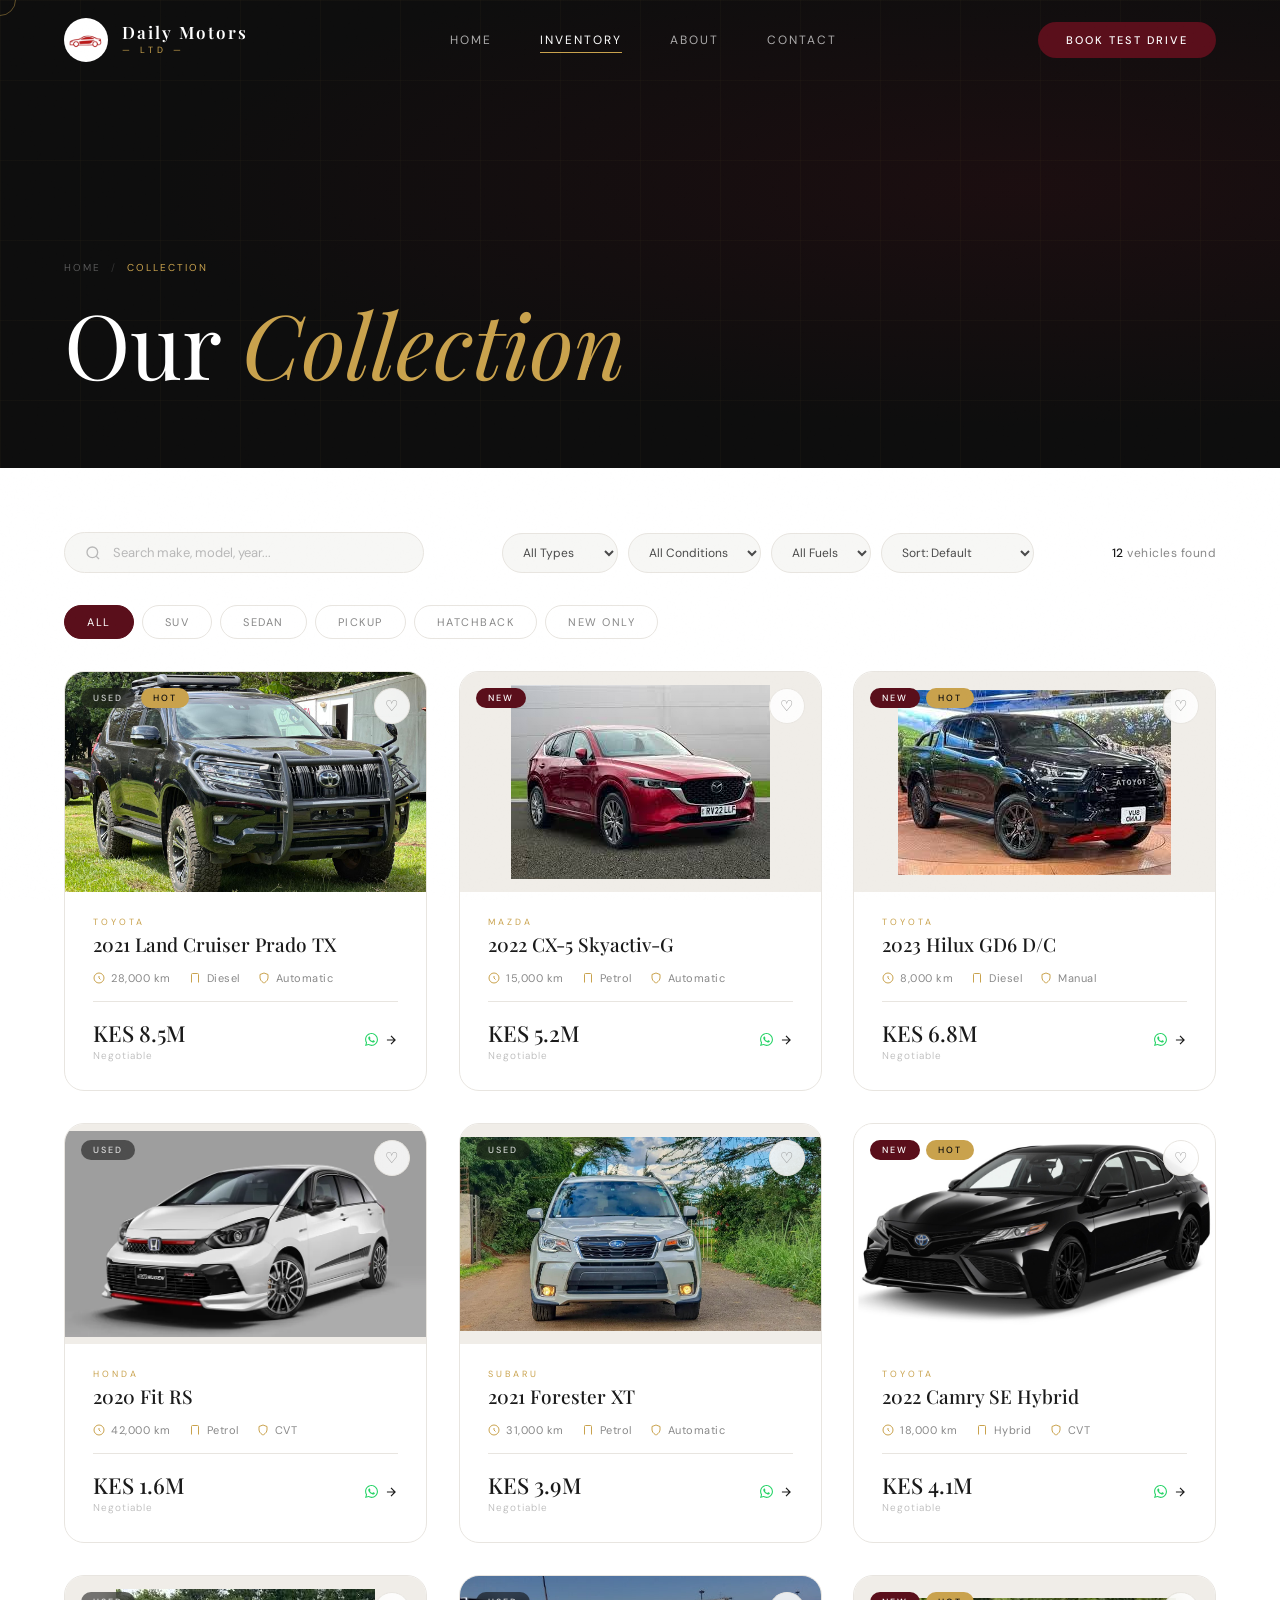
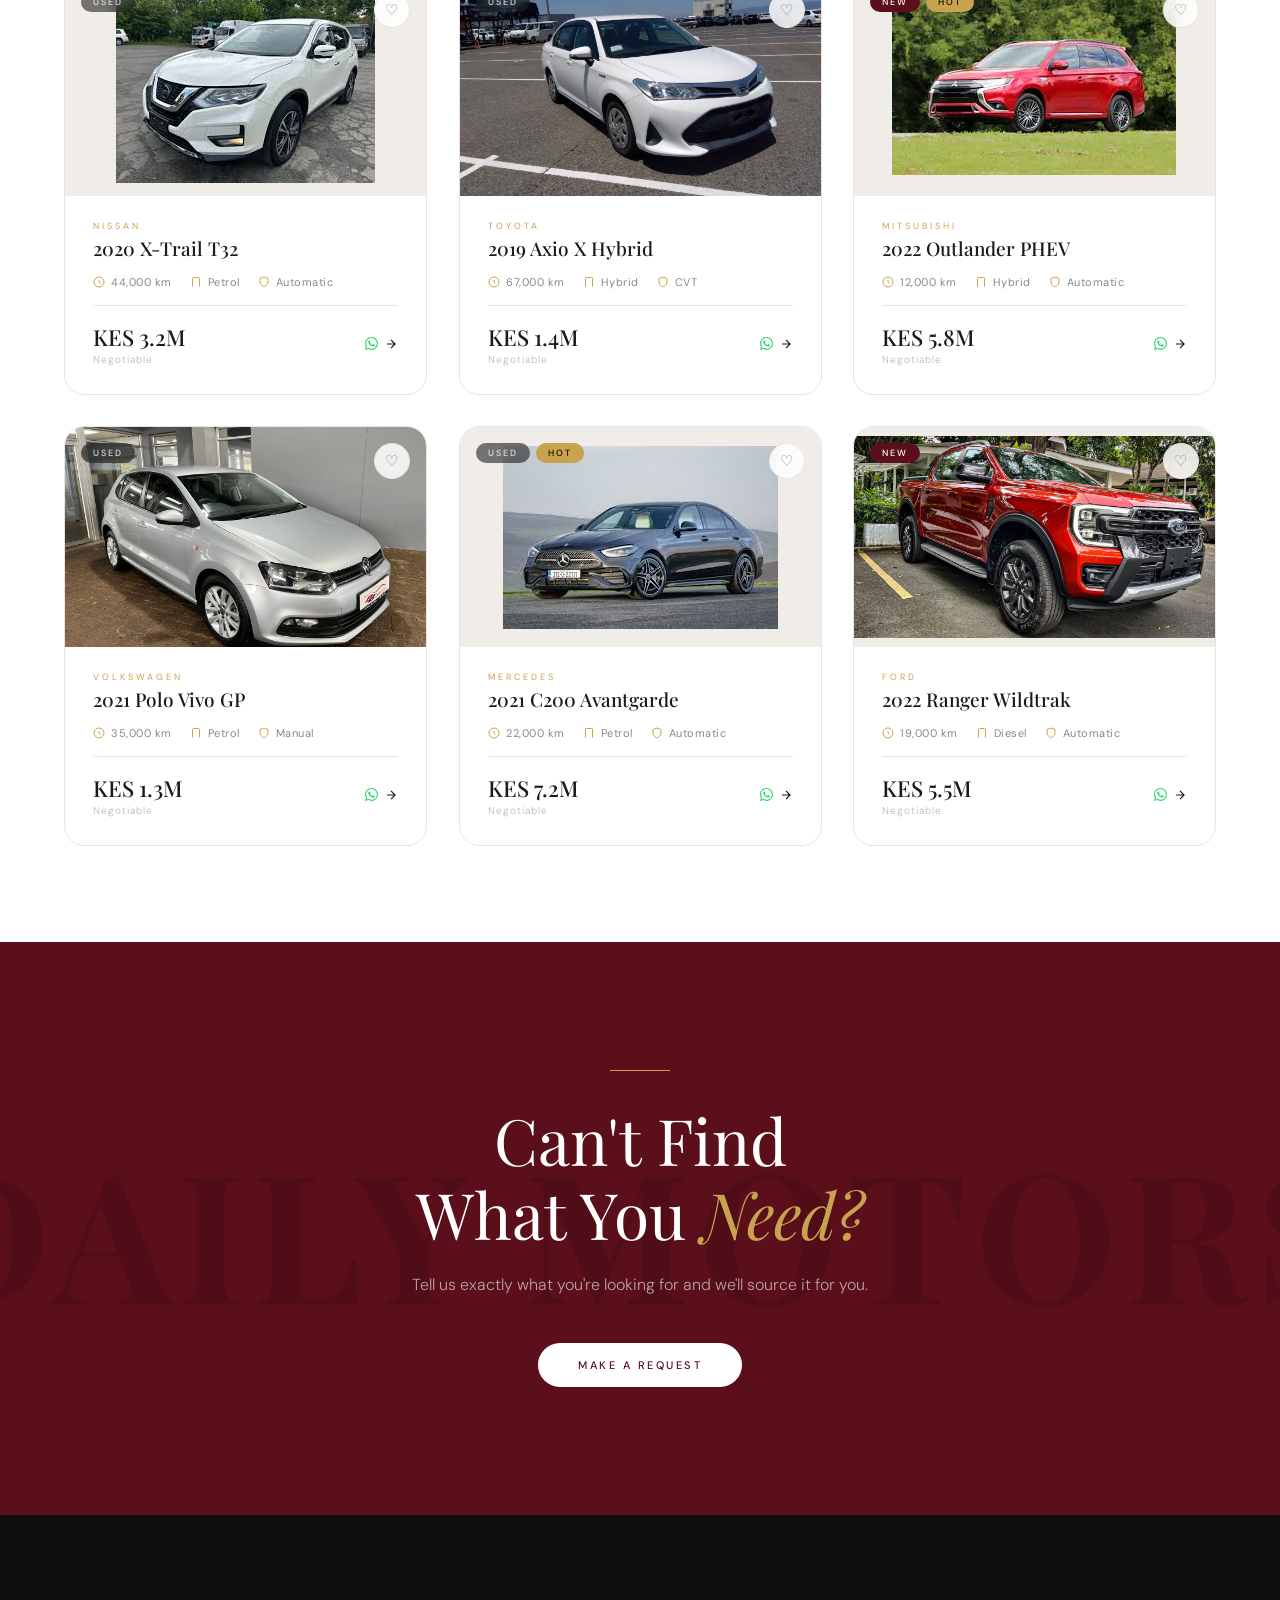
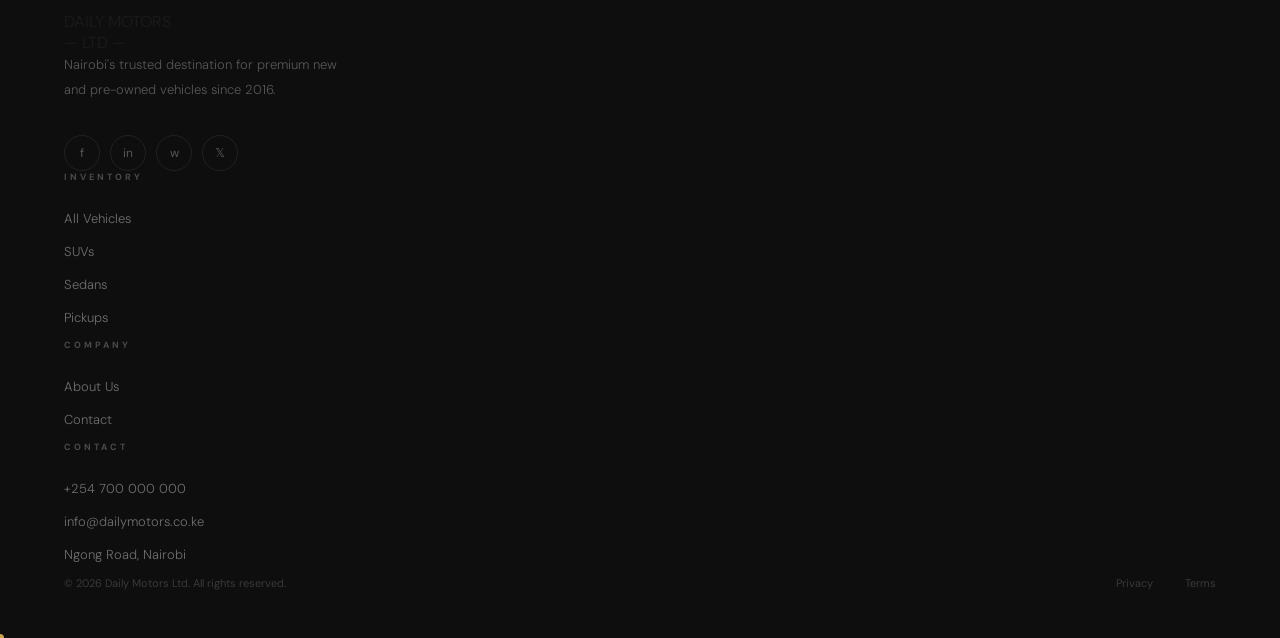
<file: daily-motors/inventory.html>
<!DOCTYPE html>
<html lang="en">
<head>
  <meta charset="UTF-8"/>
  <meta name="viewport" content="width=device-width, initial-scale=1.0"/>
  <title>Inventory — Daily Motors Ltd</title>
  <meta name="description" content="Browse all available vehicles at Daily Motors Ltd, Nairobi."/>
  <link rel="stylesheet" href="css/style.css"/>
</head>
<body>

<!-- NAVBAR -->
<nav class="navbar on-dark" id="navbar">
  <a href="index.html" class="nav-logo">
    <div class="nav-logo-icon">
      <img src="images/Logo.png" alt="Daily Motors logo" class="nav-logo-image" />
    </div>
    <div class="nav-logo-text">
      <div class="brand">Daily Motors</div>
      <div class="sub">— LTD —</div>
    </div>
  </a>
  <div class="nav-links">
    <a href="index.html">Home</a>
    <a href="inventory.html" class="active">Inventory</a>
    <a href="about.html">About</a>
    <a href="contact.html">Contact</a>
  </div>
  <a href="contact.html" class="nav-cta">Book Test Drive</a>
  <button class="hamburger" id="hamburger"><span></span><span></span><span></span></button>
</nav>
<div class="mobile-nav" id="mobileNav">
  <button class="mobile-close" id="mobileClose">×</button>
  <a href="index.html">Home</a>
  <a href="inventory.html">Inventory</a>
  <a href="about.html">About</a>
  <a href="contact.html">Contact</a>
</div>

<!-- PAGE HERO -->
<section class="page-hero">
  <div class="page-hero-bg"></div>
  <div class="page-hero-grid"></div>
  <div class="page-hero-content">
    <div class="breadcrumb">
      <a href="index.html">Home</a>
      <span>/</span>
      <span class="current">Collection</span>
    </div>
    <h1>Our <em>Collection</em></h1>
  </div>
</section>

<!-- INVENTORY -->
<section class="inventory-section">
  <div class="inventory-toolbar">
    <div class="search-box">
      <svg width="16" height="16" fill="none" viewBox="0 0 24 24" stroke="currentColor" stroke-width="2">
        <circle cx="11" cy="11" r="8"/><path d="m21 21-4.35-4.35"/>
      </svg>
      <input type="text" id="searchInput" placeholder="Search make, model, year..."/>
    </div>
    <div class="filter-controls">
      <select class="filter-select" id="typeFilter">
        <option value="">All Types</option>
        <option value="suv">SUV</option>
        <option value="sedan">Sedan</option>
        <option value="pickup">Pickup</option>
        <option value="hatchback">Hatchback</option>
      </select>
      <select class="filter-select" id="condFilter">
        <option value="">All Conditions</option>
        <option value="new">New</option>
        <option value="used">Used</option>
      </select>
      <select class="filter-select" id="fuelFilter">
        <option value="">All Fuels</option>
        <option value="Petrol">Petrol</option>
        <option value="Diesel">Diesel</option>
        <option value="Hybrid">Hybrid</option>
      </select>
      <select class="filter-select" id="sortFilter">
        <option value="default">Sort: Default</option>
        <option value="price-asc">Price: Low to High</option>
        <option value="price-desc">Price: High to Low</option>
        <option value="year-desc">Year: Newest</option>
        <option value="mileage-asc">Mileage: Lowest</option>
      </select>
    </div>
    <div class="results-count"><span id="countNum">12</span> vehicles found</div>
  </div>

  <!-- Filter chips -->
  <div class="filter-bar" id="filterBar" style="margin-bottom:2rem;">
    <button class="filter-chip active" data-filter="all">All</button>
    <button class="filter-chip" data-filter="suv">SUV</button>
    <button class="filter-chip" data-filter="sedan">Sedan</button>
    <button class="filter-chip" data-filter="pickup">Pickup</button>
    <button class="filter-chip" data-filter="hatchback">Hatchback</button>
    <button class="filter-chip" data-filter-cond="new">New Only</button>
  </div>

  <div class="inventory-grid" id="inventoryGrid"></div>

  <div id="noResults" style="display:none; text-align:center; padding:4rem 0; color:var(--silver);">
    <div style="font-family:var(--font-display); font-size:48px; color:rgba(255,255,255,0.05); margin-bottom:1rem;">NO RESULTS</div>
    <p style="font-size:16px;">No vehicles match your search. Try adjusting your filters.</p>
  </div>
</section>

<!-- CTA -->
<section class="cta-section">
  <div class="gold-rule"></div>
  <h2>Can't Find<br>What You <em>Need?</em></h2>
  <p>Tell us exactly what you're looking for and we'll source it for you.</p>
  <div class="cta-btns">
    <button class="btn-cta-white" data-modal="enquiry">Make a Request</button>
  </div>
</section>

<!-- FOOTER -->
<footer>
  <div class="footer-grid">
    <div class="footer-brand">
      <div class="logo-text">DAILY MOTORS</div>
      <div class="logo-sub">— LTD —</div>
      <p>Nairobi's trusted destination for premium new and pre-owned vehicles since 2016.</p>
      <div class="social-links">
        <a href="#" class="social-link">f</a>
        <a href="#" class="social-link">in</a>
        <a href="#" class="social-link">w</a>
        <a href="#" class="social-link">𝕏</a>
      </div>
    </div>
    <div class="footer-col"><h4>Inventory</h4><ul>
      <li><a href="inventory.html">All Vehicles</a></li>
      <li><a href="inventory.html">SUVs</a></li>
      <li><a href="inventory.html">Sedans</a></li>
      <li><a href="inventory.html">Pickups</a></li>
    </ul></div>
    <div class="footer-col"><h4>Company</h4><ul>
      <li><a href="about.html">About Us</a></li>
      <li><a href="contact.html">Contact</a></li>
    </ul></div>
    <div class="footer-col"><h4>Contact</h4><ul>
      <li><a href="tel:+254700000000">+254 700 000 000</a></li>
      <li><a href="mailto:info@dailymotors.co.ke">info@dailymotors.co.ke</a></li>
      <li><a>Ngong Road, Nairobi</a></li>
    </ul></div>
  </div>
  <div class="footer-bottom">
    <p>© 2026 Daily Motors Ltd. All rights reserved.</p>
    <div class="footer-bottom-links"><a href="#">Privacy</a><a href="#">Terms</a></div>
  </div>
</footer>

<!-- MODAL -->
<div class="modal-overlay" id="enquiryModal">
  <div class="modal">
    <button class="modal-close" onclick="document.getElementById('enquiryModal').classList.remove('open')">×</button>
    <h2>Vehicle Request</h2>
    <p>Tell us what you're looking for and we'll find it.</p>
    <form>
      <div class="form-row">
        <div class="form-group"><label>Name</label><input type="text" placeholder="Your name" required/></div>
        <div class="form-group"><label>Phone</label><input type="tel" placeholder="+254 7XX XXX XXX" required/></div>
      </div>
      <div class="form-group"><label>Vehicle You Want</label><input type="text" placeholder="e.g. Toyota Fortuner 2022"/></div>
      <div class="form-group"><label>Budget (KES)</label><input type="text" placeholder="e.g. 4,000,000"/></div>
      <div class="form-group"><label>Additional Details</label><textarea placeholder="Preferred colour, specs, etc."></textarea></div>
      <button type="submit" class="btn-primary form-submit">Submit Request</button>
    </form>
  </div>
</div>

<script src="js/main.js"></script>
<script>
let activeTypeFilter = 'all';

function getFiltered() {
  const search = document.getElementById('searchInput').value.toLowerCase().trim();
  const type   = document.getElementById('typeFilter').value;
  const cond   = document.getElementById('condFilter').value;
  const fuel   = document.getElementById('fuelFilter').value;
  const sort   = document.getElementById('sortFilter').value;

  // Spread into a fresh array first so sort never mutates the source data
  let cars = [...carsData].filter(c => {
    const matchSearch = !search ||
      c.make.toLowerCase().includes(search)  ||
      c.model.toLowerCase().includes(search) ||
      String(c.year).includes(search)        ||
      c.fuel.toLowerCase().includes(search)  ||
      c.type.toLowerCase().includes(search);

    // Clean two-level type check: chip filter AND dropdown filter, both must pass
    const matchChip = activeTypeFilter === 'all'      ? true
                    : activeTypeFilter === 'new-only'  ? c.condition === 'new'
                    : c.type === activeTypeFilter;

    const matchType = !type || c.type === type;
    const matchCond = !cond || c.condition === cond;
    const matchFuel = !fuel || c.fuel === fuel;

    return matchSearch && matchChip && matchType && matchCond && matchFuel;
  });

  if      (sort === 'price-asc')    cars.sort((a, b) => a.price   - b.price);
  else if (sort === 'price-desc')   cars.sort((a, b) => b.price   - a.price);
  else if (sort === 'year-desc')    cars.sort((a, b) => b.year    - a.year);
  else if (sort === 'mileage-asc')  cars.sort((a, b) => a.mileage - b.mileage);

  return cars;
}

function renderInventory() {
  const cars  = getFiltered();
  const grid  = document.getElementById('inventoryGrid');
  const noR   = document.getElementById('noResults');
  const query = document.getElementById('searchInput').value.trim();

  document.getElementById('countNum').textContent = cars.length;

  if (cars.length === 0) {
    grid.innerHTML = '';
    noR.style.display = 'block';
    // Helpful suggestions in the empty state
    noR.innerHTML = `
      <div style="font-family:var(--font-display);font-size:48px;color:rgba(255,255,255,0.05);margin-bottom:1rem;">NO RESULTS</div>
      <p style="font-size:16px;color:var(--silver);">No vehicles match your current filters.</p>
      <p style="font-size:14px;color:rgba(255,255,255,0.3);margin-top:8px;">
        Try searching <em>"Toyota"</em>, <em>"SUV"</em>, or a year like <em>"2022"</em> — or clear your filters below.
      </p>
      <button onclick="resetFilters()" style="margin-top:1.5rem;background:var(--burgundy);color:#fff;border:none;padding:12px 32px;border-radius:50px;font-family:var(--font-sans);font-size:11px;letter-spacing:2px;text-transform:uppercase;cursor:pointer;">
        Clear All Filters
      </button>`;
  } else {
    noR.style.display = 'none';
    // Batch render — single innerHTML write is much faster than appending one-by-one
    renderCars(cars, 'inventoryGrid', 'car-detail.html');
  }
}

function resetFilters() {
  activeTypeFilter = 'all';
  document.getElementById('searchInput').value  = '';
  document.getElementById('typeFilter').value   = '';
  document.getElementById('condFilter').value   = '';
  document.getElementById('fuelFilter').value   = '';
  document.getElementById('sortFilter').value   = 'default';
  document.querySelectorAll('.filter-chip').forEach((b, i) => b.classList.toggle('active', i === 0));
  renderInventory();
}

// Debounced search — smooth typing, no lag on each keystroke
document.getElementById('searchInput').addEventListener('input', debounce(renderInventory, 300));

// Instant response for dropdowns and sort (no debounce needed)
['typeFilter','condFilter','fuelFilter','sortFilter'].forEach(id => {
  document.getElementById(id).addEventListener('change', renderInventory);
});

// Chip filter buttons
document.querySelectorAll('.filter-chip').forEach(btn => {
  btn.addEventListener('click', function () {
    document.querySelectorAll('.filter-chip').forEach(b => b.classList.remove('active'));
    this.classList.add('active');
    activeTypeFilter = this.dataset.filterCond === 'new'
      ? 'new-only'
      : (this.dataset.filter || 'all');
    renderInventory();
  });
});

// Respect URL params so links from homepage work (e.g. inventory.html?type=suv)
const params = new URLSearchParams(window.location.search);
if (params.get('type')) {
  activeTypeFilter = params.get('type');
  document.querySelectorAll('.filter-chip').forEach(b => b.classList.remove('active'));
  document.querySelector(`.filter-chip[data-filter="${params.get('type')}"]`)?.classList.add('active');
}
if (params.get('condition') === 'new') {
  activeTypeFilter = 'new-only';
  document.querySelectorAll('.filter-chip').forEach(b => b.classList.remove('active'));
  document.querySelector('.filter-chip[data-filter-cond="new"]')?.classList.add('active');
}

renderInventory();
</script>
</body>
</html>
</file>
<file: daily-motors/css/style.css>
@import url('https://fonts.googleapis.com/css2?family=Playfair+Display:ital,wght@0,400;0,500;0,600;0,700;1,400;1,500&family=DM+Sans:wght@300;400;500&display=swap');

/* ============================================================
   DAILY MOTORS LTD — LUXURY DESIGN SYSTEM
   ============================================================
   Color roles:
     #0E0E0E  Black     → Hero, footer, authority sections
     #FFFFFF  White     → Primary content backgrounds
     #F7F7F5  Off-white → Alternate section backgrounds
     #5A0F1B  Burgundy  → Primary CTA, accents, highlights
     #C9A24D  Gold      → Micro-details ONLY: icons, lines, hovers
   ============================================================ */

:root {
  --black:       #0E0E0E;
  --black-soft:  #181818;
  --white:       #FFFFFF;
  --off-white:   #F7F7F5;
  --cream:       #F0EDE8;
  --burgundy:    #5A0F1B;
  --burgundy-dk: #3d0912;
  --burgundy-lt: #7a1526;
  --gold:        #C9A24D;
  --gold-lt:     #dbb96a;
  --text-dark:   #1a1a1a;
  --text-mid:    #4a4a4a;
  --text-light:  #888888;
  --text-xlight: #b8b8b8;
  --border:      #e8e5e0;
  --border-dark: rgba(255,255,255,0.08);

  --font-serif: 'Playfair Display', Georgia, serif;
  --font-sans:  'DM Sans', system-ui, sans-serif;

  --shadow-sm:  0 2px 12px rgba(0,0,0,0.06);
  --shadow-md:  0 8px 32px rgba(0,0,0,0.10);
  --shadow-lg:  0 20px 60px rgba(0,0,0,0.14);
  --shadow-xl:  0 32px 80px rgba(0,0,0,0.18);

  --radius-sm:  6px;
  --radius-md:  12px;
  --radius-lg:  20px;
  --radius-pill:50px;

  --ease:       cubic-bezier(0.4, 0, 0.2, 1);
  --ease-out:   cubic-bezier(0, 0, 0.2, 1);
  --transition: all 0.4s var(--ease);
}

/* ============================================================ RESET */
*, *::before, *::after { margin: 0; padding: 0; box-sizing: border-box; }
html { scroll-behavior: smooth; font-size: 16px; }
body {
  font-family: var(--font-sans);
  background: var(--white);
  color: var(--text-dark);
  overflow-x: hidden;
  cursor: none;
  -webkit-font-smoothing: antialiased;
}
img, svg { display: block; max-width: 100%; }
a { text-decoration: none; color: inherit; }

/* ============================================================ SCROLLBAR */
::-webkit-scrollbar { width: 3px; }
::-webkit-scrollbar-track { background: var(--black); }
::-webkit-scrollbar-thumb { background: var(--gold); border-radius: 2px; }

/* ============================================================ CURSOR */
.cursor {
  width: 8px; height: 8px;
  background: var(--gold);
  border-radius: 50%;
  position: fixed;
  pointer-events: none;
  z-index: 9999;
  transform: translate(-50%, -50%);
  transition: width 0.3s var(--ease), height 0.3s var(--ease), background 0.3s;
}
.cursor-follower {
  width: 32px; height: 32px;
  border: 1px solid rgba(201,162,77,0.45);
  border-radius: 50%;
  position: fixed;
  pointer-events: none;
  z-index: 9998;
  transform: translate(-50%, -50%);
  transition: width 0.3s var(--ease), height 0.3s var(--ease);
}
@media (hover: none), (pointer: coarse) {
  body { cursor: auto; }
  .cursor, .cursor-follower { display: none !important; }
}

/* ============================================================ NOISE GRAIN (subtle cinematic texture) */
body::before {
  content: '';
  position: fixed;
  inset: 0;
  background-image: url("data:image/svg+xml,%3Csvg viewBox='0 0 512 512' xmlns='http://www.w3.org/2000/svg'%3E%3Cfilter id='n'%3E%3CfeTurbulence type='fractalNoise' baseFrequency='0.75' numOctaves='4' stitchTiles='stitch'/%3E%3C/filter%3E%3Crect width='100%25' height='100%25' filter='url(%23n)' opacity='0.025'/%3E%3C/svg%3E");
  pointer-events: none;
  z-index: 9997;
  opacity: 0.35;
}

/* ============================================================ NAVBAR */
.navbar {
  position: fixed; top: 0; left: 0; right: 0;
  z-index: 1000;
  height: 80px;
  padding: 0 4rem;
  display: flex;
  align-items: center;
  justify-content: space-between;
  transition: background 0.5s var(--ease), box-shadow 0.5s var(--ease);
}
.navbar.on-dark {
  background: transparent;
}
.navbar.scrolled,
.navbar.on-light {
  background: rgba(255,255,255,0.96);
  backdrop-filter: blur(20px);
  box-shadow: 0 1px 0 var(--border);
}

/* Logo */
.nav-logo { display: flex; align-items: center; gap: 14px; }
.nav-logo-emblem,
.nav-logo-icon {
  width: 44px; height: 44px;
  background: var(--white);
  border-radius: 50%;
  display: flex; align-items: center; justify-content: center;
  flex-shrink: 0;
}
.nav-logo-icon img,
.nav-logo-emblem img {
  max-width: 100%;
  max-height: 100%;
  object-fit: contain;
}
.nav-logo-text .brand {
  font-family: var(--font-serif);
  font-size: 17px;
  font-weight: 600;
  letter-spacing: 2px;
  line-height: 1;
}
.navbar.on-dark  .nav-logo-text .brand { color: var(--white); }
.navbar.scrolled .nav-logo-text .brand,
.navbar.on-light .nav-logo-text .brand { color: var(--text-dark); }
.nav-logo-text .sub {
  font-size: 9px;
  letter-spacing: 4px;
  color: var(--gold);
  text-transform: uppercase;
  margin-top: 3px;
}

/* Links */
.nav-links { display: flex; align-items: center; gap: 3rem; }
.nav-links a {
  font-size: 12px;
  letter-spacing: 2px;
  text-transform: uppercase;
  font-weight: 400;
  position: relative;
  transition: color 0.3s;
}
.navbar.on-dark  .nav-links a { color: rgba(255,255,255,0.65); }
.navbar.scrolled .nav-links a,
.navbar.on-light .nav-links a { color: var(--text-mid); }
.nav-links a::after {
  content: '';
  position: absolute;
  bottom: -5px; left: 0;
  width: 0; height: 1px;
  background: var(--gold);
  transition: width 0.4s var(--ease);
}
.nav-links a:hover,
.nav-links a.active { color: var(--white) !important; }
.navbar.scrolled .nav-links a:hover,
.navbar.on-light  .nav-links a:hover,
.navbar.scrolled .nav-links a.active,
.navbar.on-light  .nav-links a.active { color: var(--text-dark) !important; }
.nav-links a:hover::after,
.nav-links a.active::after { width: 100%; }

/* CTA */
.nav-cta {
  background: var(--burgundy);
  color: var(--white) !important;
  border: none;
  padding: 11px 28px;
  border-radius: var(--radius-pill);
  font-size: 11px;
  letter-spacing: 2px;
  text-transform: uppercase;
  font-weight: 500;
  cursor: pointer;
  transition: background 0.4s var(--ease), color 0.4s, box-shadow 0.4s;
  font-family: var(--font-sans);
}
.nav-cta:hover {
  background: var(--black);
  color: var(--gold) !important;
  box-shadow: 0 4px 20px rgba(90,15,27,0.35);
}

/* Mobile */
.hamburger { display: none; flex-direction: column; gap: 5px; background: none; border: none; cursor: pointer; padding: 4px; }
.hamburger span { display: block; width: 22px; height: 1px; background: var(--white); transition: var(--transition); }
.navbar.scrolled .hamburger span,
.navbar.on-light  .hamburger span { background: var(--text-dark); }
.mobile-nav {
  display: none;
  position: fixed; inset: 0;
  background: var(--black);
  z-index: 999;
  flex-direction: column;
  align-items: center;
  justify-content: center;
  gap: 2.5rem;
}
.mobile-nav.open { display: flex; animation: fadeIn 0.3s ease; }
.mobile-nav a {
  font-family: var(--font-serif);
  font-size: 42px;
  color: var(--white);
  letter-spacing: 2px;
  transition: color 0.3s;
}
.mobile-nav a:hover { color: var(--gold); }
.mobile-close {
  position: absolute; top: 1.5rem; right: 2rem;
  background: none; border: none;
  color: var(--white); font-size: 28px; cursor: pointer;
  font-family: var(--font-serif);
}

/* ============================================================ HERO */
.hero {
  min-height: 100vh;
  display: flex;
  align-items: center;
  position: relative;
  overflow: hidden;
  background: var(--black);
}
.hero-video-wrap {
  position: absolute; inset: 0; z-index: 0;
}
.hero-video-wrap video {
  width: 100%; height: 100%;
  object-fit: cover; object-position: center;
  filter: saturate(0.5) brightness(0.55);
}
.hero-video-overlay {
  position: absolute; inset: 0;
  background:
    linear-gradient(to right, rgba(14,14,14,0.80) 0%, rgba(14,14,14,0.45) 55%, rgba(14,14,14,0.1) 100%),
    linear-gradient(to top, rgba(14,14,14,0.85) 0%, transparent 45%);
}
.hero-grid-lines {
  position: absolute; inset: 0; z-index: 1; pointer-events: none;
  background-image:
    linear-gradient(rgba(201,162,77,0.04) 1px, transparent 1px),
    linear-gradient(90deg, rgba(201,162,77,0.04) 1px, transparent 1px);
  background-size: 80px 80px;
}
.hero-content {
  position: relative; z-index: 3;
  padding: 0 4rem 14rem;
  max-width: 720px;
}
.hero-eyebrow {
  display: inline-flex; align-items: center; gap: 14px;
  margin-bottom: 2.5rem;
  opacity: 0; animation: fadeUp 1s var(--ease-out) 0.3s forwards;
}
.eyebrow-rule { width: 48px; height: 1px; background: var(--gold); }
.eyebrow-text {
  font-size: 10px;
  letter-spacing: 5px;
  color: var(--gold);
  text-transform: uppercase;
  font-weight: 400;
}
.hero h1 {
  font-family: var(--font-serif);
  font-size: clamp(56px, 7.5vw, 108px);
  font-weight: 400;
  line-height: 1.0;
  color: var(--white);
  margin-bottom: 2.5rem;
  opacity: 0; animation: fadeUp 1s var(--ease-out) 0.5s forwards;
}
.hero h1 em {
  font-style: italic;
  color: var(--gold);
}
.hero-desc {
  font-size: 16px;
  font-weight: 300;
  color: rgba(255,255,255,0.5);
  line-height: 1.9;
  max-width: 440px;
  margin-bottom: 3.5rem;
  opacity: 0; animation: fadeUp 1s var(--ease-out) 0.7s forwards;
}
.hero-actions {
  display: flex; gap: 16px; flex-wrap: wrap;
  opacity: 0; animation: fadeUp 1s var(--ease-out) 0.9s forwards;
}

/* Hero stats */
.hero-stats {
  position: absolute; bottom: 0; left: 0; right: 0;
  z-index: 2;
  display: flex;
  border-top: 1px solid rgba(201,162,77,0.15);
  opacity: 0; animation: fadeIn 1s ease 1.2s forwards;
}
.hero-stat {
  flex: 1;
  padding: 2rem 4rem;
  border-right: 1px solid rgba(201,162,77,0.15);
}
.hero-stat:last-child { border-right: none; }
.hero-stat-num {
  font-family: var(--font-serif);
  font-size: 36px;
  font-weight: 400;
  color: var(--white);
  line-height: 1;
  margin-bottom: 6px;
}
.hero-stat-num span { color: var(--gold); }
.hero-stat-label {
  font-size: 10px;
  letter-spacing: 3px;
  text-transform: uppercase;
  color: rgba(255,255,255,0.35);
}

/* Scroll indicator */
.hero-scroll {
  position: absolute; right: 4rem; top: 50%;
  transform: translateY(-50%);
  z-index: 2;
  display: flex; flex-direction: column; align-items: center; gap: 10px;
  opacity: 0; animation: fadeIn 1s ease 1.4s forwards;
}
.scroll-label {
  font-size: 9px; letter-spacing: 4px;
  color: rgba(255,255,255,0.3);
  text-transform: uppercase;
  writing-mode: vertical-rl;
}
.scroll-track {
  width: 1px; height: 70px;
  background: rgba(255,255,255,0.1);
  position: relative; overflow: hidden;
}
.scroll-thumb {
  position: absolute; top: 0; left: 0;
  width: 1px; height: 30px;
  background: var(--gold);
  animation: scrollDown 2s ease-in-out infinite;
}

/* Video controls */
.hero-video-controls {
  position: absolute; bottom: 8rem; right: 4rem;
  z-index: 3; display: flex; gap: 10px;
  opacity: 0; animation: fadeIn 1s ease 1.6s forwards;
}
.vid-btn {
  width: 36px; height: 36px;
  border-radius: 50%;
  background: rgba(255,255,255,0.06);
  border: 1px solid rgba(201,162,77,0.25);
  color: rgba(255,255,255,0.5);
  display: flex; align-items: center; justify-content: center;
  cursor: pointer;
  transition: var(--transition);
  backdrop-filter: blur(10px);
}
.vid-btn:hover {
  background: rgba(90,15,27,0.6);
  border-color: var(--burgundy);
  color: var(--white);
}

/* ============================================================ BUTTONS */
.btn-primary {
  display: inline-block;
  background: var(--burgundy);
  color: var(--white);
  border: none;
  padding: 15px 40px;
  border-radius: var(--radius-pill);
  font-family: var(--font-sans);
  font-size: 11px;
  letter-spacing: 2.5px;
  text-transform: uppercase;
  font-weight: 500;
  cursor: pointer;
  transition: background 0.4s var(--ease), color 0.4s, box-shadow 0.4s, transform 0.3s;
  box-shadow: 0 4px 20px rgba(90,15,27,0.3);
}
.btn-primary:hover {
  background: var(--black);
  color: var(--gold);
  box-shadow: 0 8px 40px rgba(0,0,0,0.4);
  transform: translateY(-2px);
}
.btn-secondary {
  display: inline-block;
  background: transparent;
  color: var(--white);
  border: 1px solid rgba(255,255,255,0.25);
  padding: 14px 40px;
  border-radius: var(--radius-pill);
  font-family: var(--font-sans);
  font-size: 11px;
  letter-spacing: 2.5px;
  text-transform: uppercase;
  font-weight: 400;
  cursor: pointer;
  transition: var(--transition);
}
.btn-secondary:hover {
  border-color: var(--gold);
  color: var(--gold);
  transform: translateY(-2px);
}
.btn-dark {
  display: inline-block;
  background: var(--black);
  color: var(--white);
  border: none;
  padding: 15px 40px;
  border-radius: var(--radius-pill);
  font-family: var(--font-sans);
  font-size: 11px;
  letter-spacing: 2.5px;
  text-transform: uppercase;
  font-weight: 500;
  cursor: pointer;
  transition: background 0.4s var(--ease), color 0.4s, box-shadow 0.4s, transform 0.3s;
}
.btn-dark:hover {
  background: var(--burgundy);
  color: var(--white);
  box-shadow: 0 8px 30px rgba(90,15,27,0.4);
  transform: translateY(-2px);
}
.btn-outline-burg {
  display: inline-block;
  background: transparent;
  color: var(--burgundy);
  border: 1px solid var(--burgundy);
  padding: 14px 40px;
  border-radius: var(--radius-pill);
  font-family: var(--font-sans);
  font-size: 11px;
  letter-spacing: 2.5px;
  text-transform: uppercase;
  font-weight: 400;
  cursor: pointer;
  transition: var(--transition);
}
.btn-outline-burg:hover {
  background: var(--burgundy);
  color: var(--white);
  box-shadow: 0 6px 24px rgba(90,15,27,0.3);
  transform: translateY(-2px);
}

/* ============================================================ MARQUEE */
.marquee-section {
  background: var(--off-white);
  border-top: 1px solid var(--border);
  border-bottom: 1px solid var(--border);
  padding: 18px 0;
  overflow: hidden;
  white-space: nowrap;
}
.marquee-track {
  display: inline-flex;
  animation: marquee 35s linear infinite;
}
.marquee-item {
  display: inline-flex; align-items: center; gap: 24px;
  padding: 0 36px;
  font-size: 10px;
  letter-spacing: 4px;
  text-transform: uppercase;
  color: var(--text-light);
  font-weight: 400;
}
.marquee-gem {
  width: 4px; height: 4px;
  background: var(--gold);
  transform: rotate(45deg);
  flex-shrink: 0;
}

/* ============================================================ SECTION ANATOMY */
.section { padding: 7rem 4rem; }
.section-light  { background: var(--white); }
.section-warm   { background: var(--off-white); }
.section-dark   { background: var(--black); }

.section-label {
  display: inline-flex; align-items: center; gap: 12px;
  margin-bottom: 1.2rem;
}
.section-label span {
  font-size: 10px;
  letter-spacing: 4px;
  text-transform: uppercase;
  color: var(--gold);
  font-weight: 400;
}
.section-rule { width: 36px; height: 1px; background: var(--gold); }

.section-title {
  font-family: var(--font-serif);
  font-size: clamp(36px, 5vw, 64px);
  font-weight: 400;
  line-height: 1.1;
  color: var(--text-dark);
  margin-bottom: 1.2rem;
}
.section-title em { font-style: italic; color: var(--burgundy); }
.section-title.on-dark { color: var(--white); }
.section-title.on-dark em { color: var(--gold); }

.section-sub {
  font-size: 15px;
  font-weight: 300;
  color: var(--text-light);
  line-height: 1.9;
  max-width: 520px;
}
.section-sub.on-dark { color: rgba(255,255,255,0.4); }

/* ============================================================ FILTER BAR */
.filter-bar { display: flex; gap: 8px; flex-wrap: wrap; margin-bottom: 3rem; }
.filter-chip {
  background: transparent;
  border: 1px solid var(--border);
  color: var(--text-light);
  padding: 9px 22px;
  border-radius: var(--radius-pill);
  font-family: var(--font-sans);
  font-size: 11px;
  letter-spacing: 1.5px;
  text-transform: uppercase;
  cursor: pointer;
  transition: var(--transition);
}
.filter-chip:hover { border-color: var(--gold); color: var(--text-dark); }
.filter-chip.active {
  background: var(--burgundy);
  border-color: var(--burgundy);
  color: var(--white);
}

/* ============================================================ CAR CARDS */
.cars-grid {
  display: grid;
  grid-template-columns: repeat(3, 1fr);
  gap: 2rem;
}
.car-card {
  background: var(--white);
  border-radius: var(--radius-lg);
  border: 1px solid var(--border);
  overflow: hidden;
  cursor: pointer;
  transition: box-shadow 0.5s var(--ease), transform 0.5s var(--ease), border-color 0.4s;
  will-change: transform;
  position: relative;
}
.car-card:hover {
  box-shadow: var(--shadow-xl);
  border-color: rgba(201,162,77,0.3);
  z-index: 2;
}

/* Image area */
.car-img-wrap {
  height: 220px;
  background: var(--cream);
  display: flex;
  align-items: center;
  justify-content: center;
  overflow: hidden;
  position: relative;
}
.car-img-wrap svg, .car-img-wrap img {
  transition: transform 0.6s var(--ease);
}
.car-card:hover .car-img-wrap svg,
.car-card:hover .car-img-wrap img { transform: scale(1.05) translateX(4px); }

/* Gold accent line at top of card */
.car-card::before {
  content: '';
  position: absolute;
  top: 0; left: 0; right: 0;
  height: 2px;
  background: linear-gradient(to right, transparent, var(--gold), transparent);
  opacity: 0;
  transition: opacity 0.4s var(--ease);
  z-index: 1;
}
.car-card:hover::before { opacity: 1; }

/* Overlay */
.car-overlay {
  position: absolute;
  inset: 0;
  background: rgba(14,14,14,0.7);
  opacity: 0;
  transition: opacity 0.4s var(--ease);
  display: flex; align-items: center; justify-content: center;
  z-index: 3;
}
.car-card:hover .car-overlay { opacity: 1; }
.car-overlay-btn {
  background: var(--white);
  color: var(--black);
  border: none;
  padding: 12px 32px;
  border-radius: var(--radius-pill);
  font-family: var(--font-sans);
  font-size: 11px;
  letter-spacing: 2px;
  text-transform: uppercase;
  cursor: pointer;
  font-weight: 500;
  transition: var(--transition);
}
.car-overlay-btn:hover { background: var(--gold); color: var(--black); }

/* Badges */
.car-badge-wrap {
  position: absolute; top: 1rem; left: 1rem;
  display: flex; gap: 6px; z-index: 4;
}
.badge {
  padding: 4px 12px;
  font-family: var(--font-sans);
  font-size: 9px;
  letter-spacing: 2px;
  text-transform: uppercase;
  border-radius: var(--radius-pill);
  font-weight: 500;
}
.badge-new  { background: var(--burgundy); color: var(--white); }
.badge-used { background: rgba(14,14,14,0.55); color: rgba(255,255,255,0.8); backdrop-filter: blur(8px); }
.badge-hot  { background: var(--gold); color: var(--black); }

/* Fav button */
.car-fav {
  position: absolute; top: 1rem; right: 1rem;
  z-index: 4;
  background: rgba(255,255,255,0.85);
  backdrop-filter: blur(10px);
  border: 1px solid var(--border);
  border-radius: 50%;
  width: 36px; height: 36px;
  display: flex; align-items: center; justify-content: center;
  cursor: pointer; font-size: 15px;
  transition: var(--transition);
  color: var(--text-light);
}
.car-fav:hover, .car-fav.faved {
  background: var(--burgundy);
  border-color: var(--burgundy);
  color: var(--white);
}

/* Card body */
.car-info { padding: 1.5rem 1.75rem 1.75rem; }
.car-make {
  font-size: 9px;
  letter-spacing: 3px;
  text-transform: uppercase;
  color: var(--gold);
  margin-bottom: 5px;
  font-weight: 400;
}
.car-name {
  font-family: var(--font-serif);
  font-size: 19px;
  font-weight: 500;
  color: var(--text-dark);
  margin-bottom: 14px;
  line-height: 1.25;
}
.car-specs {
  display: flex; gap: 18px; margin-bottom: 16px; flex-wrap: wrap;
}
.spec-item {
  display: flex; align-items: center; gap: 6px;
  font-size: 11px;
  color: var(--text-light);
  letter-spacing: 0.5px;
}
.spec-item svg { color: var(--gold); flex-shrink: 0; }
.car-footer {
  display: flex;
  align-items: center;
  justify-content: space-between;
  padding-top: 16px;
  border-top: 1px solid var(--border);
}
.car-price {
  font-family: var(--font-serif);
  font-size: 22px;
  font-weight: 500;
  color: var(--text-dark);
}
.car-price small {
  display: block;
  font-family: var(--font-sans);
  font-size: 10px;
  color: var(--text-xlight);
  font-weight: 300;
  letter-spacing: 1px;
  margin-top: 1px;
}
.car-actions { display: flex; gap: 8px; align-items: center; }
.card-btn {
  width: 36px; height: 36px;
  border-radius: 50%;
  border: 1px solid var(--border);
  background: transparent;
  color: var(--text-light);
  display: flex; align-items: center; justify-content: center;
  cursor: pointer;
  transition: var(--transition);
  text-decoration: none;
}
.card-btn:hover { border-color: var(--burgundy); background: var(--burgundy); color: var(--white); }
.card-btn.wa:hover { border-color: #25D366; background: #25D366; color: var(--white); }

/* ============================================================ EXPERIENCE / ABOUT STRIP */
.experience-section {
  background: var(--black);
  padding: 7rem 4rem;
  display: grid;
  grid-template-columns: 1fr 1fr;
  gap: 7rem;
  align-items: center;
}
.exp-left {}
.exp-ghost-num {
  font-family: var(--font-serif);
  font-size: clamp(100px, 14vw, 180px);
  font-weight: 400;
  color: transparent;
  -webkit-text-stroke: 1px rgba(201,162,77,0.15);
  line-height: 0.8;
  margin-bottom: -0.5rem;
  user-select: none;
}
.exp-left h2 {
  font-family: var(--font-serif);
  font-size: clamp(32px, 4vw, 52px);
  font-weight: 400;
  color: var(--white);
  line-height: 1.2;
  margin-bottom: 1.5rem;
}
.exp-left h2 em { font-style: italic; color: var(--gold); }
.exp-left p {
  font-size: 15px;
  font-weight: 300;
  color: rgba(255,255,255,0.4);
  line-height: 1.9;
  margin-bottom: 2.5rem;
}
.exp-grid {
  display: grid;
  grid-template-columns: 1fr 1fr;
  gap: 1px;
  background: rgba(201,162,77,0.1);
  border: 1px solid rgba(201,162,77,0.1);
  border-radius: var(--radius-md);
  overflow: hidden;
}
.exp-item {
  background: rgba(255,255,255,0.02);
  padding: 2.5rem 2rem;
  transition: background 0.4s var(--ease);
}
.exp-item:hover { background: rgba(201,162,77,0.05); }
.exp-item-num {
  font-family: var(--font-serif);
  font-size: 48px;
  font-weight: 400;
  color: var(--gold);
  line-height: 1;
  margin-bottom: 6px;
}
.exp-item-label {
  font-size: 10px;
  letter-spacing: 2px;
  text-transform: uppercase;
  color: rgba(255,255,255,0.3);
}

/* ============================================================ BRANDS */
.brands-section {
  background: var(--off-white);
  padding: 4rem 4rem;
  border-top: 1px solid var(--border);
  border-bottom: 1px solid var(--border);
}
.brands-row {
  display: flex;
  align-items: center;
  justify-content: center;
  gap: 4rem;
  flex-wrap: wrap;
  margin-top: 2.5rem;
}
.brand-item {
  font-family: var(--font-serif);
  font-size: 20px;
  font-weight: 400;
  letter-spacing: 3px;
  color: var(--text-xlight);
  transition: color 0.4s;
  cursor: default;
}
.brand-item:hover { color: var(--text-mid); }

/* ============================================================ TESTIMONIALS */
.testimonials-grid {
  display: grid;
  grid-template-columns: repeat(3, 1fr);
  gap: 2rem;
  margin-top: 3.5rem;
}
.testimonial-card {
  background: var(--white);
  border: 1px solid var(--border);
  border-radius: var(--radius-lg);
  padding: 2.5rem;
  position: relative;
  transition: var(--transition);
  overflow: hidden;
}
.testimonial-card::after {
  content: '\201C';
  position: absolute;
  top: 1rem; right: 1.5rem;
  font-family: var(--font-serif);
  font-size: 100px;
  color: var(--gold);
  opacity: 0.08;
  line-height: 1;
}
.testimonial-card:hover {
  box-shadow: var(--shadow-lg);
  border-color: rgba(201,162,77,0.25);
  transform: translateY(-4px);
}
.stars { color: var(--gold); font-size: 13px; letter-spacing: 3px; margin-bottom: 1.25rem; }
.testimonial-text {
  font-size: 14px;
  font-weight: 300;
  color: var(--text-mid);
  line-height: 1.9;
  margin-bottom: 2rem;
  font-style: italic;
  font-family: var(--font-serif);
}
.testimonial-author { display: flex; align-items: center; gap: 14px; }
.author-avatar {
  width: 44px; height: 44px;
  border-radius: 50%;
  background: var(--burgundy);
  display: flex; align-items: center; justify-content: center;
  font-family: var(--font-serif);
  font-size: 16px;
  color: var(--white);
  flex-shrink: 0;
}
.author-name {
  font-family: var(--font-serif);
  font-size: 14px;
  font-weight: 500;
  color: var(--text-dark);
}
.author-loc {
  font-size: 11px;
  color: var(--text-xlight);
  margin-top: 2px;
  letter-spacing: 0.5px;
}

/* ============================================================ CTA SECTION */
.cta-section {
  background: var(--burgundy);
  padding: 8rem 4rem;
  text-align: center;
  position: relative;
  overflow: hidden;
}
.cta-section::before {
  content: 'DAILY MOTORS';
  position: absolute;
  top: 50%; left: 50%;
  transform: translate(-50%, -50%);
  font-family: var(--font-serif);
  font-size: clamp(80px, 14vw, 200px);
  font-weight: 700;
  color: rgba(0,0,0,0.1);
  white-space: nowrap;
  pointer-events: none;
  letter-spacing: 8px;
}
.cta-section .gold-rule {
  width: 60px; height: 1px;
  background: var(--gold);
  margin: 0 auto 2rem;
}
.cta-section h2 {
  font-family: var(--font-serif);
  font-size: clamp(36px, 5vw, 72px);
  font-weight: 400;
  color: var(--white);
  line-height: 1.15;
  margin-bottom: 1.5rem;
  position: relative;
}
.cta-section h2 em { font-style: italic; color: var(--gold); }
.cta-section p {
  font-size: 16px;
  font-weight: 300;
  color: rgba(255,255,255,0.6);
  margin-bottom: 3rem;
  position: relative;
}
.cta-btns { display: flex; gap: 16px; justify-content: center; flex-wrap: wrap; position: relative; }
.btn-cta-white {
  display: inline-block;
  background: var(--white);
  color: var(--burgundy);
  border: none;
  padding: 15px 40px;
  border-radius: var(--radius-pill);
  font-family: var(--font-sans);
  font-size: 11px;
  letter-spacing: 2.5px;
  text-transform: uppercase;
  font-weight: 500;
  cursor: pointer;
  transition: var(--transition);
}
.btn-cta-white:hover { background: var(--black); color: var(--gold); }
.btn-cta-outline {
  display: inline-block;
  background: transparent;
  color: var(--white);
  border: 1px solid rgba(255,255,255,0.35);
  padding: 14px 40px;
  border-radius: var(--radius-pill);
  font-family: var(--font-sans);
  font-size: 11px;
  letter-spacing: 2.5px;
  text-transform: uppercase;
  cursor: pointer;
  transition: var(--transition);
}
.btn-cta-outline:hover { border-color: var(--gold); color: var(--gold); }

/* ============================================================ FOOTER */
footer {
  background: var(--black);
  padding: 6rem 4rem 3rem;
}
.footer-top {
  display: grid;
  grid-template-columns: 2.2fr 1fr 1fr 1.3fr;
  gap: 5rem;
  padding-bottom: 4rem;
  border-bottom: 1px solid rgba(255,255,255,0.06);
  margin-bottom: 3rem;
}
.footer-brand {}
.footer-brand-name {
  font-family: var(--font-serif);
  font-size: 24px;
  font-weight: 400;
  letter-spacing: 4px;
  color: var(--white);
}
.footer-brand-sub {
  font-size: 9px;
  letter-spacing: 5px;
  color: var(--gold);
  text-transform: uppercase;
  margin-top: 4px;
  margin-bottom: 1.5rem;
}
.footer-brand p {
  font-size: 13px;
  font-weight: 300;
  color: rgba(255,255,255,0.3);
  line-height: 1.9;
  max-width: 280px;
  margin-bottom: 2rem;
}
.footer-gold-rule { width: 40px; height: 1px; background: var(--gold); margin-bottom: 1.5rem; }
.social-links { display: flex; gap: 10px; }
.social-link {
  width: 36px; height: 36px;
  border-radius: 50%;
  border: 1px solid rgba(255,255,255,0.08);
  display: flex; align-items: center; justify-content: center;
  color: rgba(255,255,255,0.3);
  font-size: 12px;
  transition: var(--transition);
}
.social-link:hover { border-color: var(--gold); color: var(--gold); }
.footer-col h4 {
  font-size: 9px;
  letter-spacing: 3px;
  text-transform: uppercase;
  color: rgba(255,255,255,0.25);
  margin-bottom: 1.5rem;
}
.footer-col ul { list-style: none; }
.footer-col ul li { margin-bottom: 12px; }
.footer-col ul li a {
  font-size: 13px;
  font-weight: 300;
  color: rgba(255,255,255,0.4);
  transition: color 0.3s;
}
.footer-col ul li a:hover { color: var(--white); }
.footer-bottom {
  display: flex;
  align-items: center;
  justify-content: space-between;
  flex-wrap: wrap;
  gap: 1rem;
}
.footer-bottom p { font-size: 11px; color: rgba(255,255,255,0.18); }
.footer-bottom-links { display: flex; gap: 2rem; }
.footer-bottom-links a { font-size: 11px; color: rgba(255,255,255,0.18); transition: color 0.3s; }
.footer-bottom-links a:hover { color: var(--gold); }

/* ============================================================ PAGE HERO (inner pages) */
.page-hero {
  min-height: 52vh;
  display: flex; align-items: flex-end;
  padding: 0 4rem 5rem;
  padding-top: 80px;
  background: var(--black);
  position: relative;
  overflow: hidden;
}
.page-hero-bg {
  position: absolute; inset: 0;
  background: radial-gradient(ellipse at 80% 40%, rgba(90,15,27,0.18) 0%, transparent 60%);
}
.page-hero-grid {
  position: absolute; inset: 0;
  background-image:
    linear-gradient(rgba(201,162,77,0.03) 1px, transparent 1px),
    linear-gradient(90deg, rgba(201,162,77,0.03) 1px, transparent 1px);
  background-size: 80px 80px;
}
.page-hero-content { position: relative; z-index: 2; }
.breadcrumb {
  display: flex; align-items: center; gap: 10px;
  margin-bottom: 1.5rem;
  font-size: 10px; letter-spacing: 2px;
  text-transform: uppercase;
}
.breadcrumb a { color: rgba(255,255,255,0.3); transition: color 0.3s; }
.breadcrumb a:hover { color: var(--gold); }
.breadcrumb span { color: rgba(255,255,255,0.15); }
.breadcrumb .current { color: var(--gold); }
.page-hero h1 {
  font-family: var(--font-serif);
  font-size: clamp(48px, 7vw, 96px);
  font-weight: 400;
  color: var(--white);
  line-height: 1.0;
}
.page-hero h1 em { font-style: italic; color: var(--gold); }

/* ============================================================ INVENTORY PAGE */
.inventory-section { padding: 4rem 4rem 6rem; background: var(--white); }
.inventory-toolbar {
  display: flex; align-items: center;
  justify-content: space-between;
  gap: 1rem; margin-bottom: 2rem;
  flex-wrap: wrap;
}
.search-box {
  display: flex; align-items: center; gap: 12px;
  background: var(--off-white);
  border: 1px solid var(--border);
  border-radius: var(--radius-pill);
  padding: 11px 20px;
  flex: 1; max-width: 360px;
  transition: border-color 0.3s;
}
.search-box:focus-within { border-color: var(--gold); }
.search-box input {
  background: none; border: none;
  color: var(--text-dark);
  font-family: var(--font-sans); font-size: 13px;
  outline: none; width: 100%;
}
.search-box input::placeholder { color: var(--text-xlight); }
.search-box svg { color: var(--text-xlight); flex-shrink: 0; }
.filter-controls { display: flex; gap: 10px; flex-wrap: wrap; }
.filter-select {
  background: var(--off-white);
  border: 1px solid var(--border);
  color: var(--text-mid);
  padding: 10px 16px;
  border-radius: var(--radius-pill);
  font-family: var(--font-sans); font-size: 12px;
  cursor: pointer; outline: none;
  transition: border-color 0.3s;
}
.filter-select:focus { border-color: var(--gold); }
.results-count {
  font-size: 12px; color: var(--text-light); letter-spacing: 0.5px;
}
.results-count span { color: var(--text-dark); font-weight: 500; }
.inventory-grid {
  display: grid;
  grid-template-columns: repeat(3, 1fr);
  gap: 2rem;
}

/* ============================================================ CAR DETAIL */
.car-detail-section { padding: 2rem 4rem 6rem; background: var(--white); }
.car-detail-layout {
  display: grid;
  grid-template-columns: 3fr 2fr;
  gap: 5rem; align-items: start;
}
.car-gallery { position: sticky; top: 100px; }
.gallery-main {
  background: var(--cream);
  border-radius: var(--radius-lg);
  height: 400px;
  display: flex; align-items: center; justify-content: center;
  overflow: hidden; margin-bottom: 14px;
  border: 1px solid var(--border);
}
.gallery-thumbs { display: flex; gap: 12px; }
.gallery-thumb {
  flex: 1; height: 86px;
  background: var(--off-white);
  border-radius: var(--radius-md);
  cursor: pointer;
  border: 1.5px solid transparent;
  transition: border-color 0.3s;
  display: flex; align-items: center; justify-content: center;
  overflow: hidden;
}
.gallery-thumb.active { border-color: var(--gold); }
.gallery-thumb:hover { border-color: rgba(201,162,77,0.4); }
.gallery-main-img,
.gallery-thumb-img {
  width: 100%;
  height: 100%;
  object-fit: cover;
}
.detail-make {
  font-size: 10px; letter-spacing: 3px;
  color: var(--gold); text-transform: uppercase;
  margin-bottom: 10px;
}
.detail-name {
  font-family: var(--font-serif);
  font-size: clamp(32px, 4vw, 52px);
  font-weight: 400; color: var(--text-dark);
  line-height: 1.05; margin-bottom: 2rem;
}
.detail-price-row {
  display: flex; align-items: baseline; gap: 14px;
  margin-bottom: 2.5rem; padding-bottom: 2.5rem;
  border-bottom: 1px solid var(--border);
}
.detail-price {
  font-family: var(--font-serif);
  font-size: 48px; font-weight: 400; color: var(--burgundy);
}
.detail-price-note { font-size: 13px; color: var(--text-xlight); }
.detail-specs-grid {
  display: grid; grid-template-columns: 1fr 1fr;
  gap: 1px; background: var(--border);
  border: 1px solid var(--border);
  border-radius: var(--radius-md); overflow: hidden;
  margin-bottom: 2.5rem;
}
.detail-spec { background: var(--white); padding: 1.2rem 1.5rem; }
.detail-spec-label {
  font-size: 9px; letter-spacing: 2px;
  text-transform: uppercase; color: var(--text-xlight);
  margin-bottom: 5px;
}
.detail-spec-val { font-size: 14px; color: var(--text-dark); font-weight: 400; }
.detail-btns { display: flex; flex-direction: column; gap: 12px; margin-bottom: 2rem; }
.detail-btns .btn-primary,
.detail-btns .btn-outline-burg,
.detail-btns .wa-btn { text-align: center; width: 100%; }
.wa-btn {
  display: flex; align-items: center; justify-content: center; gap: 10px;
  background: transparent;
  color: #25D366;
  border: 1px solid rgba(37,211,102,0.3);
  padding: 14px 40px;
  border-radius: var(--radius-pill);
  font-family: var(--font-sans);
  font-size: 11px; letter-spacing: 2.5px;
  text-transform: uppercase; font-weight: 400;
  cursor: pointer; transition: var(--transition); width: 100%;
}
.wa-btn:hover { background: #25D366; color: var(--white); border-color: #25D366; }
.detail-features h3 {
  font-size: 10px; letter-spacing: 3px;
  text-transform: uppercase; color: var(--text-xlight);
  margin-bottom: 1rem;
}
.features-list { display: flex; flex-wrap: wrap; gap: 8px; }
.feature-tag {
  background: var(--off-white);
  border: 1px solid var(--border);
  color: var(--text-mid);
  padding: 7px 16px;
  border-radius: var(--radius-pill);
  font-size: 11px; letter-spacing: 0.5px;
}

/* ============================================================ CONTACT PAGE */
.contact-section { padding: 5rem 4rem 7rem; background: var(--white); }
.contact-layout { display: grid; grid-template-columns: 1fr 1.4fr; gap: 6rem; }
.contact-info {}
.contact-info h2 {
  font-family: var(--font-serif);
  font-size: clamp(32px, 4vw, 52px);
  font-weight: 400; color: var(--text-dark);
  line-height: 1.1; margin-bottom: 1.5rem;
}
.contact-info h2 em { font-style: italic; color: var(--burgundy); }
.contact-info p {
  font-size: 15px; font-weight: 300;
  color: var(--text-light); line-height: 1.9;
  margin-bottom: 3rem;
}
.contact-items { display: flex; flex-direction: column; gap: 2rem; }
.contact-item { display: flex; gap: 18px; align-items: flex-start; }
.contact-icon {
  width: 46px; height: 46px;
  border-radius: var(--radius-sm);
  background: var(--off-white);
  border: 1px solid var(--border);
  display: flex; align-items: center; justify-content: center;
  flex-shrink: 0; color: var(--gold);
}
.contact-item-label {
  font-size: 9px; letter-spacing: 2px;
  text-transform: uppercase; color: var(--text-xlight);
  margin-bottom: 5px;
}
.contact-item-val { font-size: 14px; color: var(--text-dark); font-weight: 300; }
.contact-form {
  background: var(--off-white);
  border: 1px solid var(--border);
  border-radius: var(--radius-lg);
  padding: 3rem;
}
.contact-form h3 {
  font-family: var(--font-serif);
  font-size: 28px; font-weight: 400;
  color: var(--text-dark); margin-bottom: 6px;
}
.contact-form > p { font-size: 13px; color: var(--text-light); margin-bottom: 2rem; }
.form-row { display: grid; grid-template-columns: 1fr 1fr; gap: 1rem; margin-bottom: 1rem; }
.form-group { display: flex; flex-direction: column; gap: 7px; margin-bottom: 1rem; }
.form-group label {
  font-size: 9px; letter-spacing: 2px;
  text-transform: uppercase; color: var(--text-xlight);
}
.form-group input,
.form-group select,
.form-group textarea {
  background: var(--white);
  border: 1px solid var(--border);
  border-radius: var(--radius-sm);
  color: var(--text-dark);
  font-family: var(--font-sans); font-size: 14px;
  padding: 12px 16px; outline: none;
  transition: border-color 0.3s;
}
.form-group input:focus,
.form-group select:focus,
.form-group textarea:focus { border-color: var(--gold); }
.form-group input::placeholder,
.form-group textarea::placeholder { color: var(--text-xlight); }
.form-group textarea { resize: vertical; min-height: 120px; }
.form-group select option { background: var(--white); }
.form-submit { width: 100%; margin-top: 0.75rem; }

/* ============================================================ ABOUT PAGE */
.about-section { padding: 5rem 4rem 7rem; background: var(--white); }
.about-intro {
  display: grid; grid-template-columns: 1fr 1fr;
  gap: 7rem; align-items: center; margin-bottom: 7rem;
}
.about-intro-text {}
.about-intro-text h2 {
  font-family: var(--font-serif);
  font-size: clamp(36px, 4.5vw, 56px);
  font-weight: 400; line-height: 1.1;
  color: var(--text-dark); margin-bottom: 2rem;
}
.about-intro-text h2 em { font-style: italic; color: var(--burgundy); }
.about-intro-text p {
  font-size: 15px; font-weight: 300;
  color: var(--text-light); line-height: 1.9;
  margin-bottom: 1.5rem;
}
.about-numbers {
  display: flex; gap: 3rem; margin-top: 2.5rem; flex-wrap: wrap;
}
.about-num-item {}
.about-num-val {
  font-family: var(--font-serif);
  font-size: 42px; font-weight: 400;
  color: var(--gold); line-height: 1;
}
.about-num-label {
  font-size: 10px; letter-spacing: 2px;
  text-transform: uppercase; color: var(--text-xlight);
  margin-top: 4px;
}
.about-visual {
  border-radius: var(--radius-lg); overflow: hidden;
  background: var(--cream);
  height: 460px;
  display: flex; align-items: center; justify-content: center;
  border: 1px solid var(--border);
  position: relative;
}
.about-visual-accent {
  position: absolute;
  bottom: -1.5rem; right: -1.5rem;
  width: 160px; height: 160px;
  background: var(--burgundy);
  border-radius: var(--radius-md);
  opacity: 0.12;
  z-index: 0;
}
.team-grid {
  display: grid;
  grid-template-columns: repeat(4, 1fr);
  gap: 2rem; margin-top: 3rem;
}
.team-card {
  background: var(--white);
  border: 1px solid var(--border);
  border-radius: var(--radius-lg); overflow: hidden;
  transition: var(--transition);
}
.team-card:hover {
  box-shadow: var(--shadow-lg);
  border-color: rgba(201,162,77,0.25);
  transform: translateY(-4px);
}
.team-avatar {
  height: 200px; background: var(--cream);
  display: flex; align-items: center; justify-content: center;
  font-family: var(--font-serif); font-size: 52px;
  color: rgba(90,15,27,0.12);
}
.team-info { padding: 1.5rem; }
.team-name { font-family: var(--font-serif); font-size: 16px; color: var(--text-dark); margin-bottom: 5px; }
.team-role { font-size: 10px; letter-spacing: 2px; text-transform: uppercase; color: var(--gold); }
.values-grid {
  display: grid; grid-template-columns: repeat(3, 1fr); gap: 2rem;
}
.value-card {
  background: var(--off-white);
  border: 1px solid var(--border);
  border-radius: var(--radius-lg);
  padding: 2.5rem;
  transition: var(--transition);
  position: relative; overflow: hidden;
}
.value-card::before {
  content: '';
  position: absolute; top: 0; left: 0; right: 0;
  height: 2px;
  background: linear-gradient(to right, transparent, var(--gold), transparent);
  opacity: 0; transition: opacity 0.4s;
}
.value-card:hover { background: var(--white); box-shadow: var(--shadow-md); }
.value-card:hover::before { opacity: 1; }
.value-num {
  font-family: var(--font-serif);
  font-size: 52px; font-weight: 400;
  color: var(--gold); opacity: 0.25;
  line-height: 1; margin-bottom: 1rem;
}
.value-title { font-family: var(--font-serif); font-size: 18px; color: var(--text-dark); margin-bottom: 0.75rem; }
.value-text { font-size: 13px; font-weight: 300; color: var(--text-light); line-height: 1.8; }

/* ============================================================ MODAL */
.modal-overlay {
  display: none;
  position: fixed; inset: 0;
  background: rgba(14,14,14,0.75);
  backdrop-filter: blur(12px);
  z-index: 2000;
  align-items: center; justify-content: center;
  padding: 2rem;
}
.modal-overlay.open { display: flex; animation: fadeIn 0.35s ease; }
.modal {
  background: var(--white);
  border-radius: var(--radius-lg);
  padding: 3rem;
  width: 100%; max-width: 500px;
  position: relative;
  animation: slideUp 0.4s var(--ease-out);
  border: 1px solid var(--border);
  box-shadow: var(--shadow-xl);
}
.modal-top-rule {
  width: 40px; height: 1px; background: var(--gold);
  margin-bottom: 1.75rem;
}
.modal h2 {
  font-family: var(--font-serif); font-size: 28px; font-weight: 400;
  color: var(--text-dark); margin-bottom: 6px;
}
.modal > p { font-size: 13px; color: var(--text-light); margin-bottom: 2rem; }
.modal-close {
  position: absolute; top: 1.5rem; right: 1.5rem;
  background: var(--off-white); border: 1px solid var(--border);
  color: var(--text-mid); width: 32px; height: 32px;
  border-radius: 50%; font-size: 17px;
  cursor: pointer; display: flex; align-items: center; justify-content: center;
  transition: var(--transition);
}
.modal-close:hover { background: var(--burgundy); color: var(--white); border-color: var(--burgundy); }

/* ============================================================ TOAST */
.toast {
  position: fixed; bottom: 2rem; right: 2rem;
  background: var(--black);
  border-left: 2px solid var(--gold);
  border-radius: var(--radius-sm);
  padding: 1rem 1.75rem;
  font-size: 12px; letter-spacing: 0.5px;
  color: rgba(255,255,255,0.8);
  z-index: 3000;
  transform: translateX(120%);
  transition: transform 0.5s var(--ease);
  box-shadow: var(--shadow-lg);
}
.toast.show { transform: translateX(0); }

/* ============================================================ REVEAL */
.reveal {
  opacity: 0; transform: translateY(24px);
  transition: opacity 0.8s var(--ease-out), transform 0.8s var(--ease-out);
}
.reveal.visible { opacity: 1; transform: translateY(0); }
.reveal-delay-1 { transition-delay: 0.1s; }
.reveal-delay-2 { transition-delay: 0.2s; }
.reveal-delay-3 { transition-delay: 0.3s; }
.reveal-delay-4 { transition-delay: 0.4s; }

/* ============================================================ ANIMATIONS */
@keyframes fadeUp  { from { opacity:0; transform:translateY(32px); } to { opacity:1; transform:translateY(0); } }
@keyframes fadeIn  { from { opacity:0; } to { opacity:1; } }
@keyframes slideUp { from { opacity:0; transform:translateY(22px); } to { opacity:1; transform:translateY(0); } }
@keyframes marquee { from { transform:translateX(0); } to { transform:translateX(-50%); } }
@keyframes scrollDown {
  0%   { transform:translateY(-100%); opacity:0; }
  20%  { opacity:1; }
  80%  { opacity:1; }
  100% { transform:translateY(200%); opacity:0; }
}

/* ============================================================ RESPONSIVE */
@media (max-width: 1100px) {
  .cars-grid, .inventory-grid { grid-template-columns: repeat(2, 1fr); }
  .testimonials-grid { grid-template-columns: repeat(2, 1fr); }
  .experience-section { grid-template-columns: 1fr; gap: 4rem; }
  .footer-top { grid-template-columns: 1fr 1fr; gap: 3rem; }
  .team-grid { grid-template-columns: repeat(2, 1fr); }
  .car-detail-layout { grid-template-columns: 1fr; }
  .car-gallery { position: static; }
  .contact-layout { grid-template-columns: 1fr; }
  .about-intro { grid-template-columns: 1fr; gap: 4rem; }
  .values-grid { grid-template-columns: repeat(2, 1fr); }
}
@media (max-width: 768px) {
  .navbar { padding: 0 1.5rem; height: 70px; }
  .nav-links, .nav-cta { display: none; }
  .hamburger { display: flex; }
  .hero-content { padding: 0 1.5rem 14rem; }
  .hero h1 { font-size: 52px; }
  .hero-stats { flex-direction: column; }
  .hero-stat { border-right: none; border-bottom: 1px solid rgba(201,162,77,0.15); padding: 1.5rem; }
  .hero-scroll { display: none; }
  .hero-video-controls { right: 1.5rem; bottom: 6rem; }
  .section { padding: 4rem 1.5rem; }
  .cars-grid, .inventory-grid { grid-template-columns: 1fr; }
  .testimonials-grid { grid-template-columns: 1fr; }
  .values-grid { grid-template-columns: 1fr; }
  .page-hero { padding: 5rem 1.5rem 3rem; }
  .car-detail-section,
  .contact-section,
  .about-section,
  .inventory-section { padding: 3rem 1.5rem; }
  .footer-top { grid-template-columns: 1fr; gap: 2.5rem; padding: 0 0 3rem; }
  .form-row { grid-template-columns: 1fr; }
  .exp-grid { grid-template-columns: 1fr 1fr; }
  .cta-section { padding: 5rem 1.5rem; }
}
</file>
